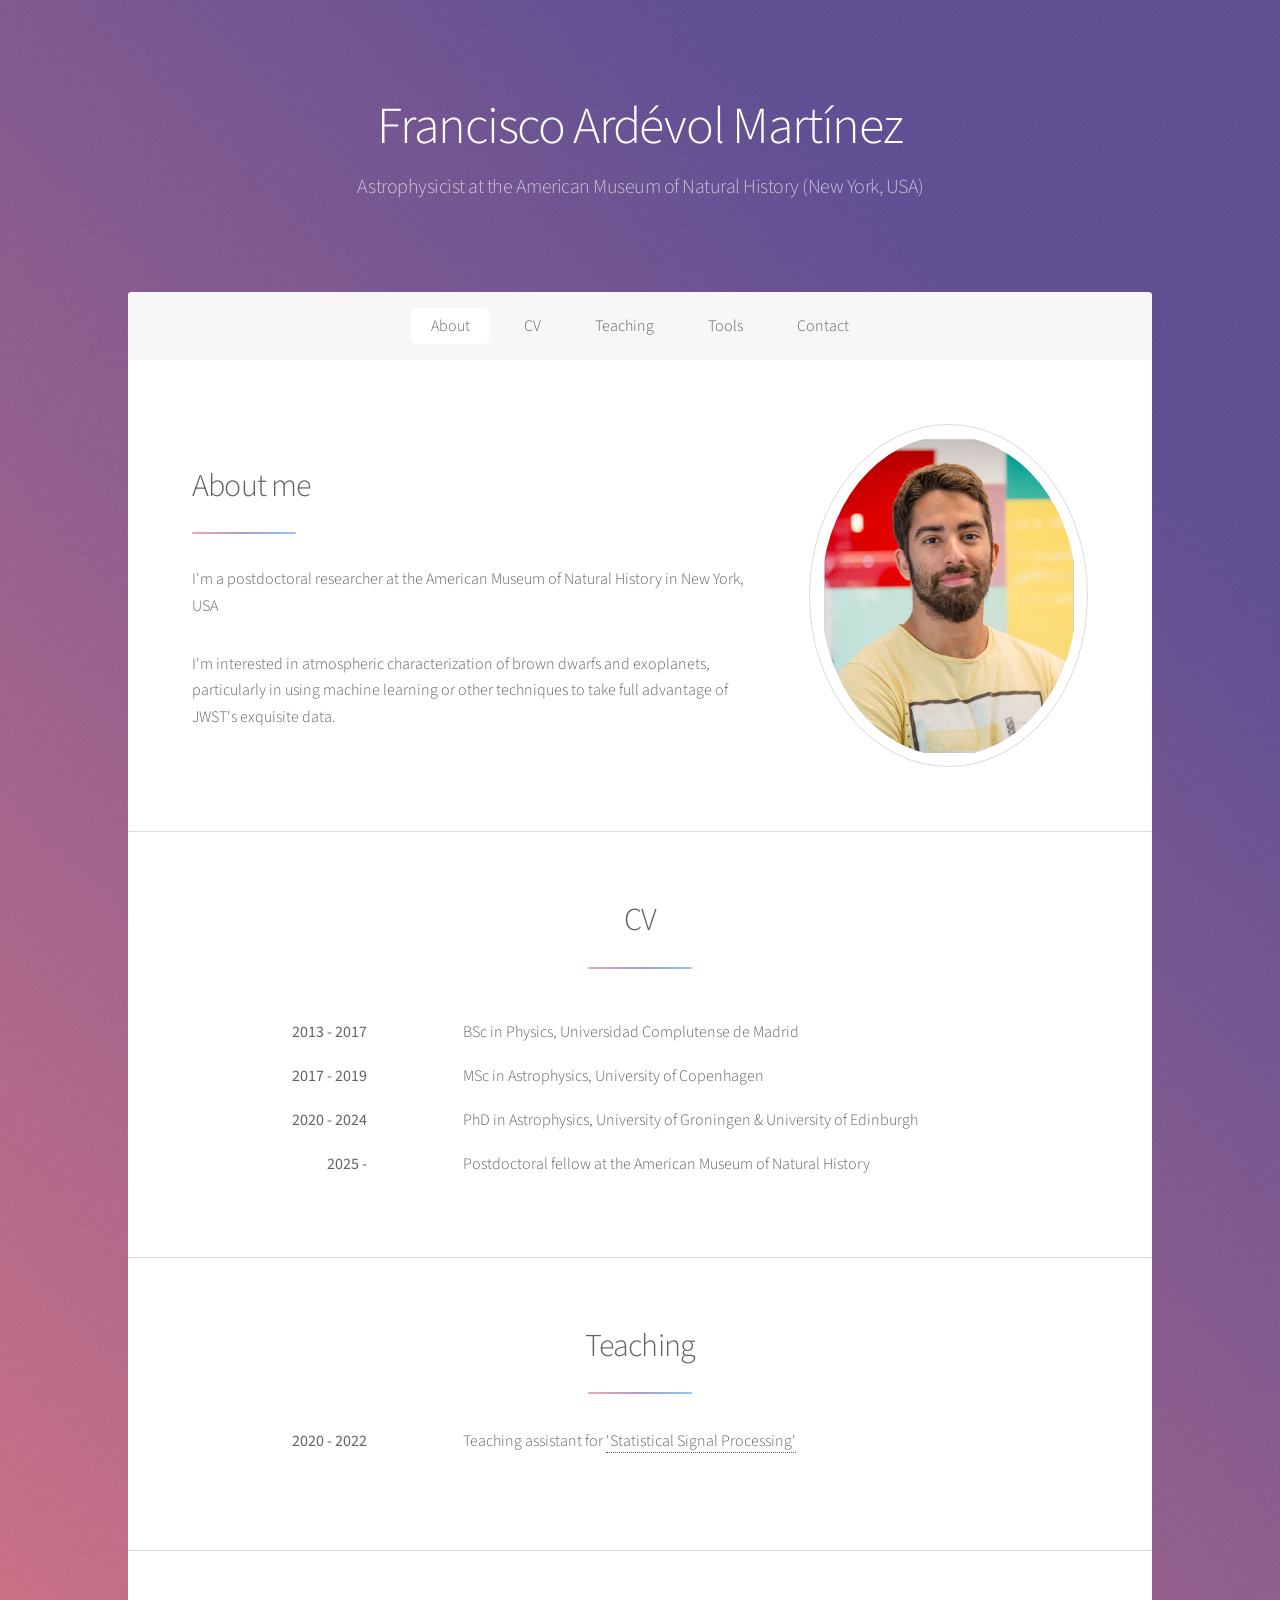
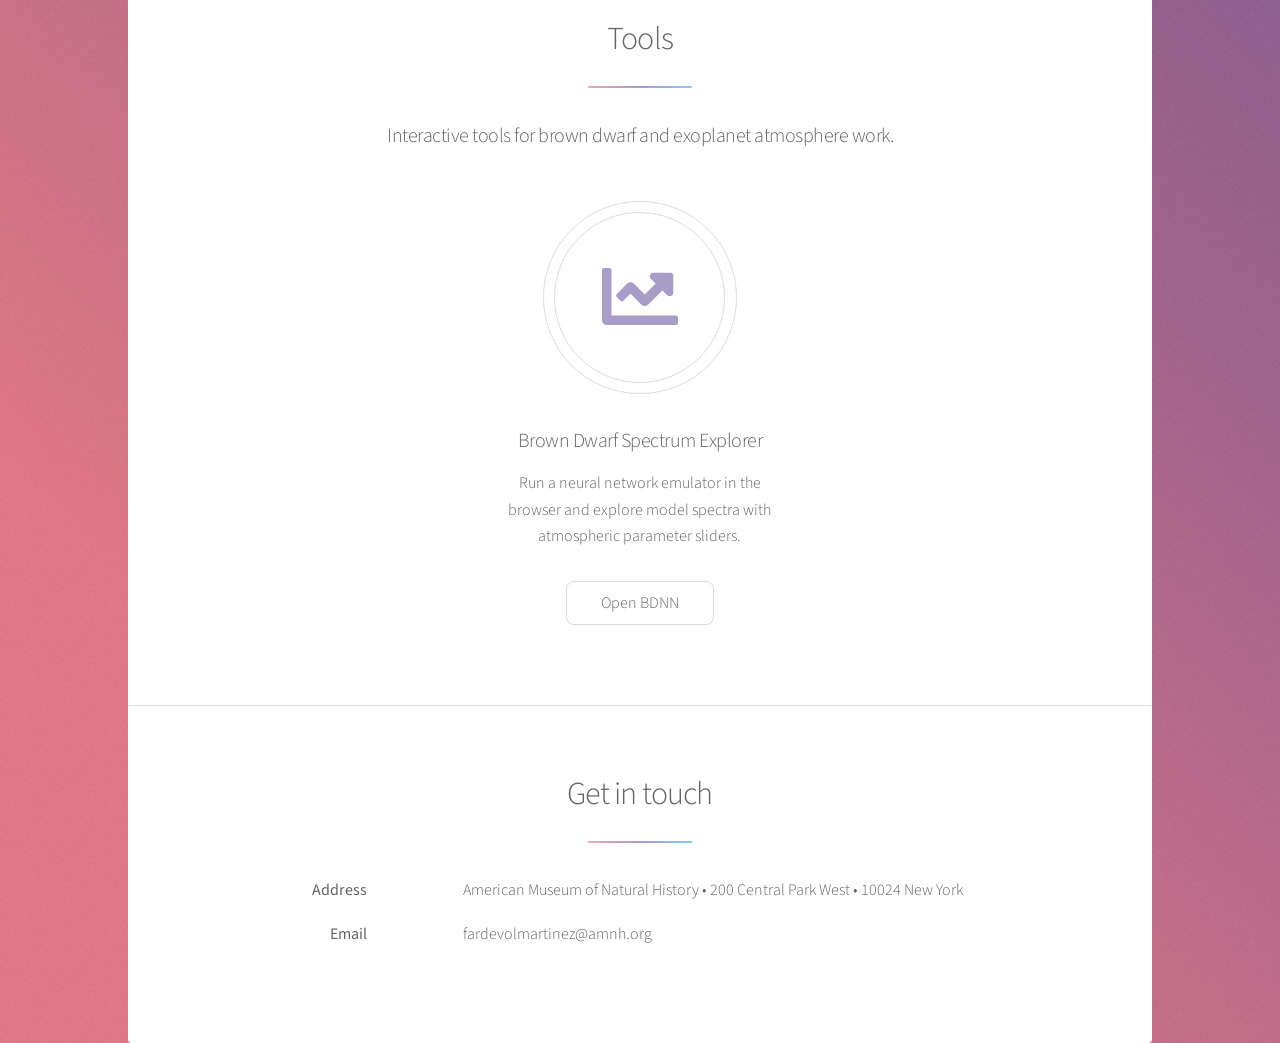
<file: index.html>
<!DOCTYPE HTML>
<!--
	Stellar by HTML5 UP
	html5up.net | @ajlkn
	Free for personal and commercial use under the CCA 3.0 license (html5up.net/license)
-->
<html>
	<head>
		<title>Francisco Ardévol Martínez</title>
		<meta charset="utf-8" />
		<meta name="viewport" content="width=device-width, initial-scale=1, user-scalable=no" />
		<link rel="stylesheet" href="assets/css/main.css" />
		<link rel="canonical" href="https://thisexoplanetdoesnotexist.com/">
		<noscript><link rel="stylesheet" href="assets/css/noscript.css" /></noscript>
	</head>
	<body class="is-preload">

		<!-- Wrapper -->
			<div id="wrapper">

				<!-- Header -->
					<header id="header" class="alt">
						<h1>Francisco Ardévol Martínez</h1>
						<p>Astrophysicist at the American Museum of Natural History (New York, USA)<br />
						</p>
					</header>

				<!-- Nav -->
					<nav id="nav">
						<ul>
							<li><a href="#intro" class="active">About</a></li>
							<li><a href="#first">CV</a></li>
							<li><a href="#second">Teaching</a></li>
							<li><a href="#tools">Tools</a></li>
							<li><a href="#cta">Contact</a></li>
						</ul>
					</nav>

				<!-- Main -->
					<div id="main">

						<!-- Introduction -->
							<section id="intro" class="main">
								<div class="spotlight">
									<div class="content">
										<header class="major">
											<h2>About me</h2>
										</header>
										<p>I'm a postdoctoral researcher at the American Museum of Natural History in New York, USA</p>
										<p> I'm interested in atmospheric characterization of brown dwarfs and exoplanets,
											particularly in using machine learning or other techniques to take full advantage
											of JWST's exquisite data. 
										</p>
									</div>
									<span class="image"><img src="images/me.jpg" alt="Francisco Ardevol Martinez" /></span>
								</div>
							</section>

						<!-- CV -->
							<section id="first" class="main special">
								<header class="major">
									<h2>CV</h2>
								</header>
                                <dl class="alt" align="justify">
											<dt align="center">2013 - 2017</dt>
											<dd align="left">BSc in Physics, Universidad Complutense de Madrid</dd>
											<dt>2017 - 2019</dt>
											<dd align="left">MSc in Astrophysics, University of Copenhagen</dd>
											<dt>2020 - 2024</dt>
											<dd>PhD in Astrophysics, University of Groningen & University of Edinburgh</dd>
											<dt>2025 - </dt>
											<dd>Postdoctoral fellow at the American Museum of Natural History</dd>
										</dl>
							</section>

						<!-- Teaching -->
							<section id="second" class="main special">
								<header class="major">
									<h2>Teaching</h2>
                                    <dl class="alt" align="justify">
											<dt>2020 - 2022</dt>
											<dd align="left">Teaching assistant for <a href="https://www.rug.nl/ocasys/rug/vak/show?code=WMAS011-05">'Statistical Signal Processing'</a></dd>
										</dl>
								</header>
							</section>

						<!-- Tools -->
							<section id="tools" class="main special">
								<header class="major">
									<h2>Tools</h2>
									<p>Interactive tools for brown dwarf and exoplanet atmosphere work.</p>
								</header>
								<ul class="features">
									<li>
										<span class="icon solid major style3 fa-chart-line"></span>
										<h3>Brown Dwarf Spectrum Explorer</h3>
										<p>Run a neural network emulator in the browser and explore model spectra with atmospheric parameter sliders.</p>
										<a href="bdnn/" class="button">Open BDNN</a>
									</li>
								</ul>
							</section>

						<!-- Contact -->
							<section id="cta" class="main special">
								<header class="major">
									<h2>Get in touch</h2>
										<dl class="alt" align="justify">
											<dt align="center">Address</dt>
											<dd align="left">American Museum of Natural History &bull; 200 Central Park West  &bull; 10024 New York</dd>
											<dt>Email</dt>
											<dd>fardevolmartinez@amnh.org</dd>
										</dl>
								</header>
							</section>

					</div>

			

			</div>

		<!-- Scripts -->
			<script src="assets/js/jquery.min.js"></script>
			<script src="assets/js/jquery.scrollex.min.js"></script>
			<script src="assets/js/jquery.scrolly.min.js"></script>
			<script src="assets/js/browser.min.js"></script>
			<script src="assets/js/breakpoints.min.js"></script>
			<script src="assets/js/util.js"></script>
			<script src="assets/js/main.js"></script>

	</body>
</html>
</file>
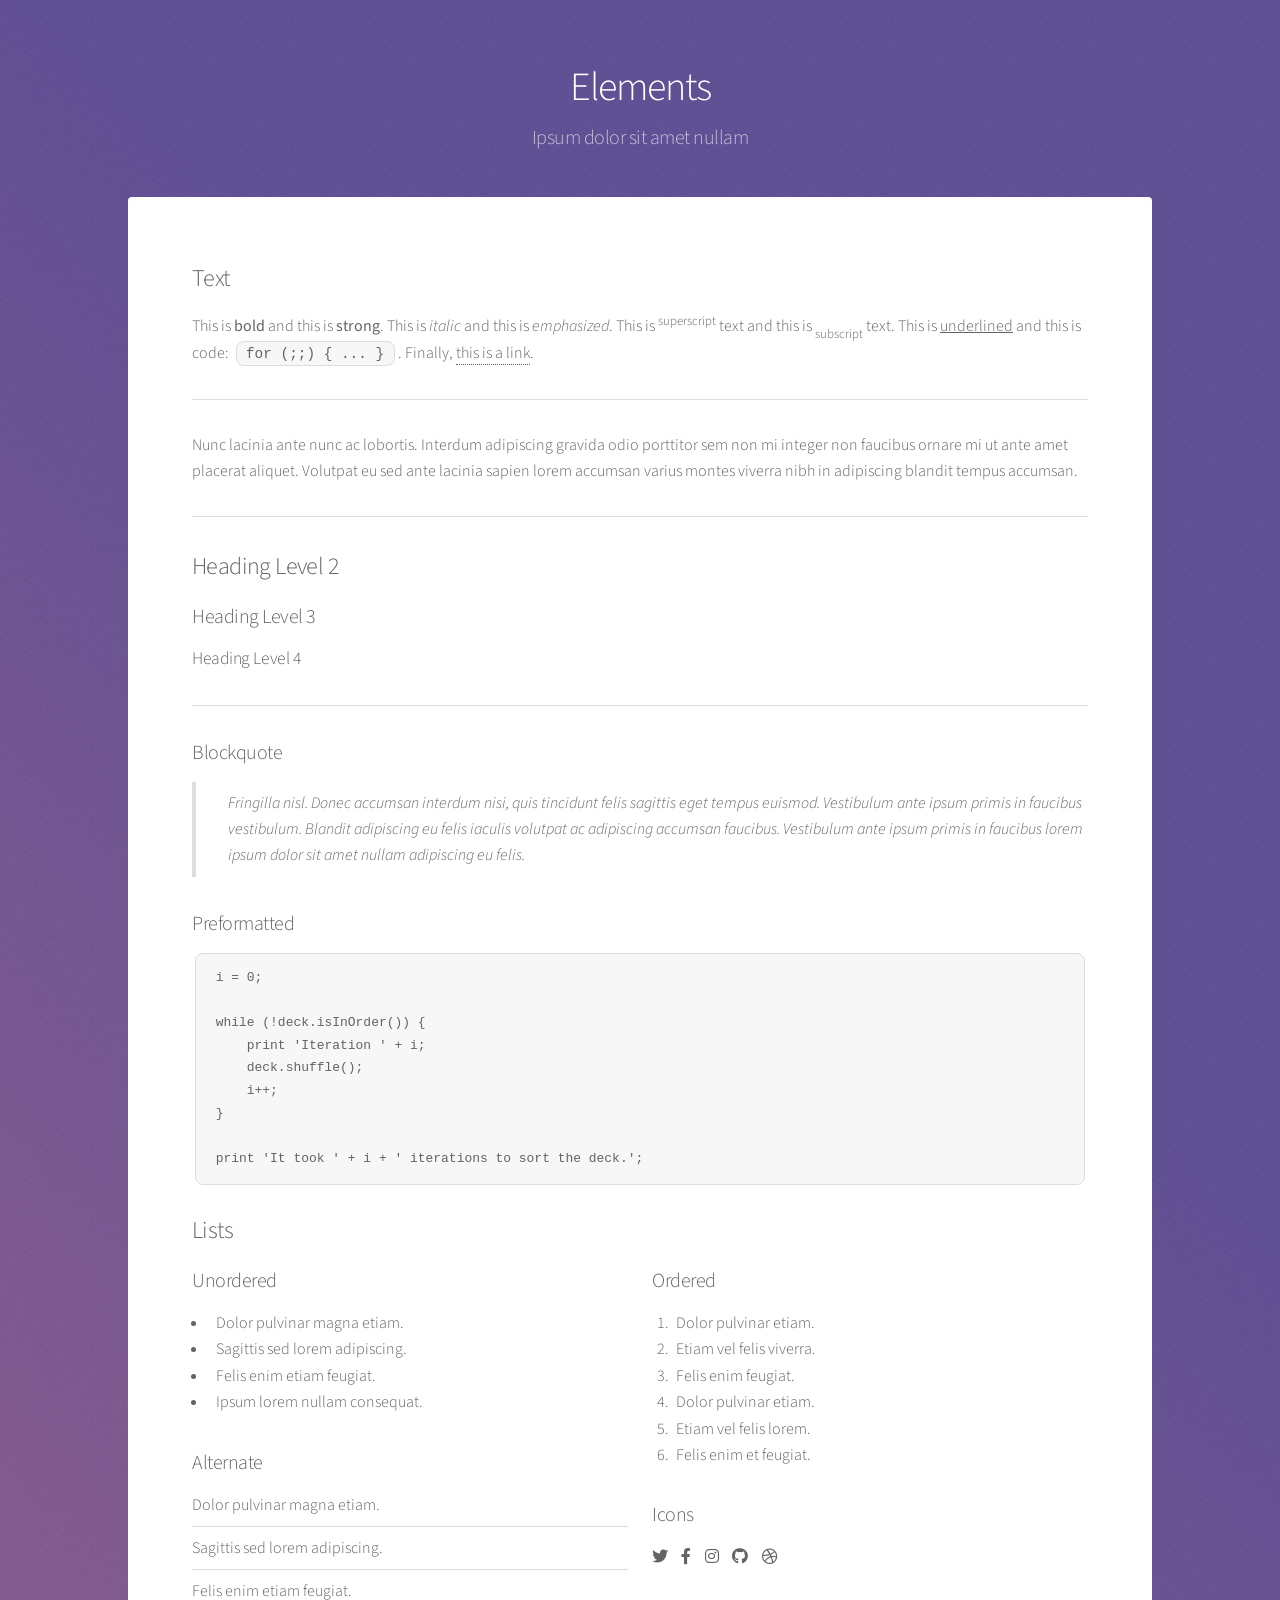
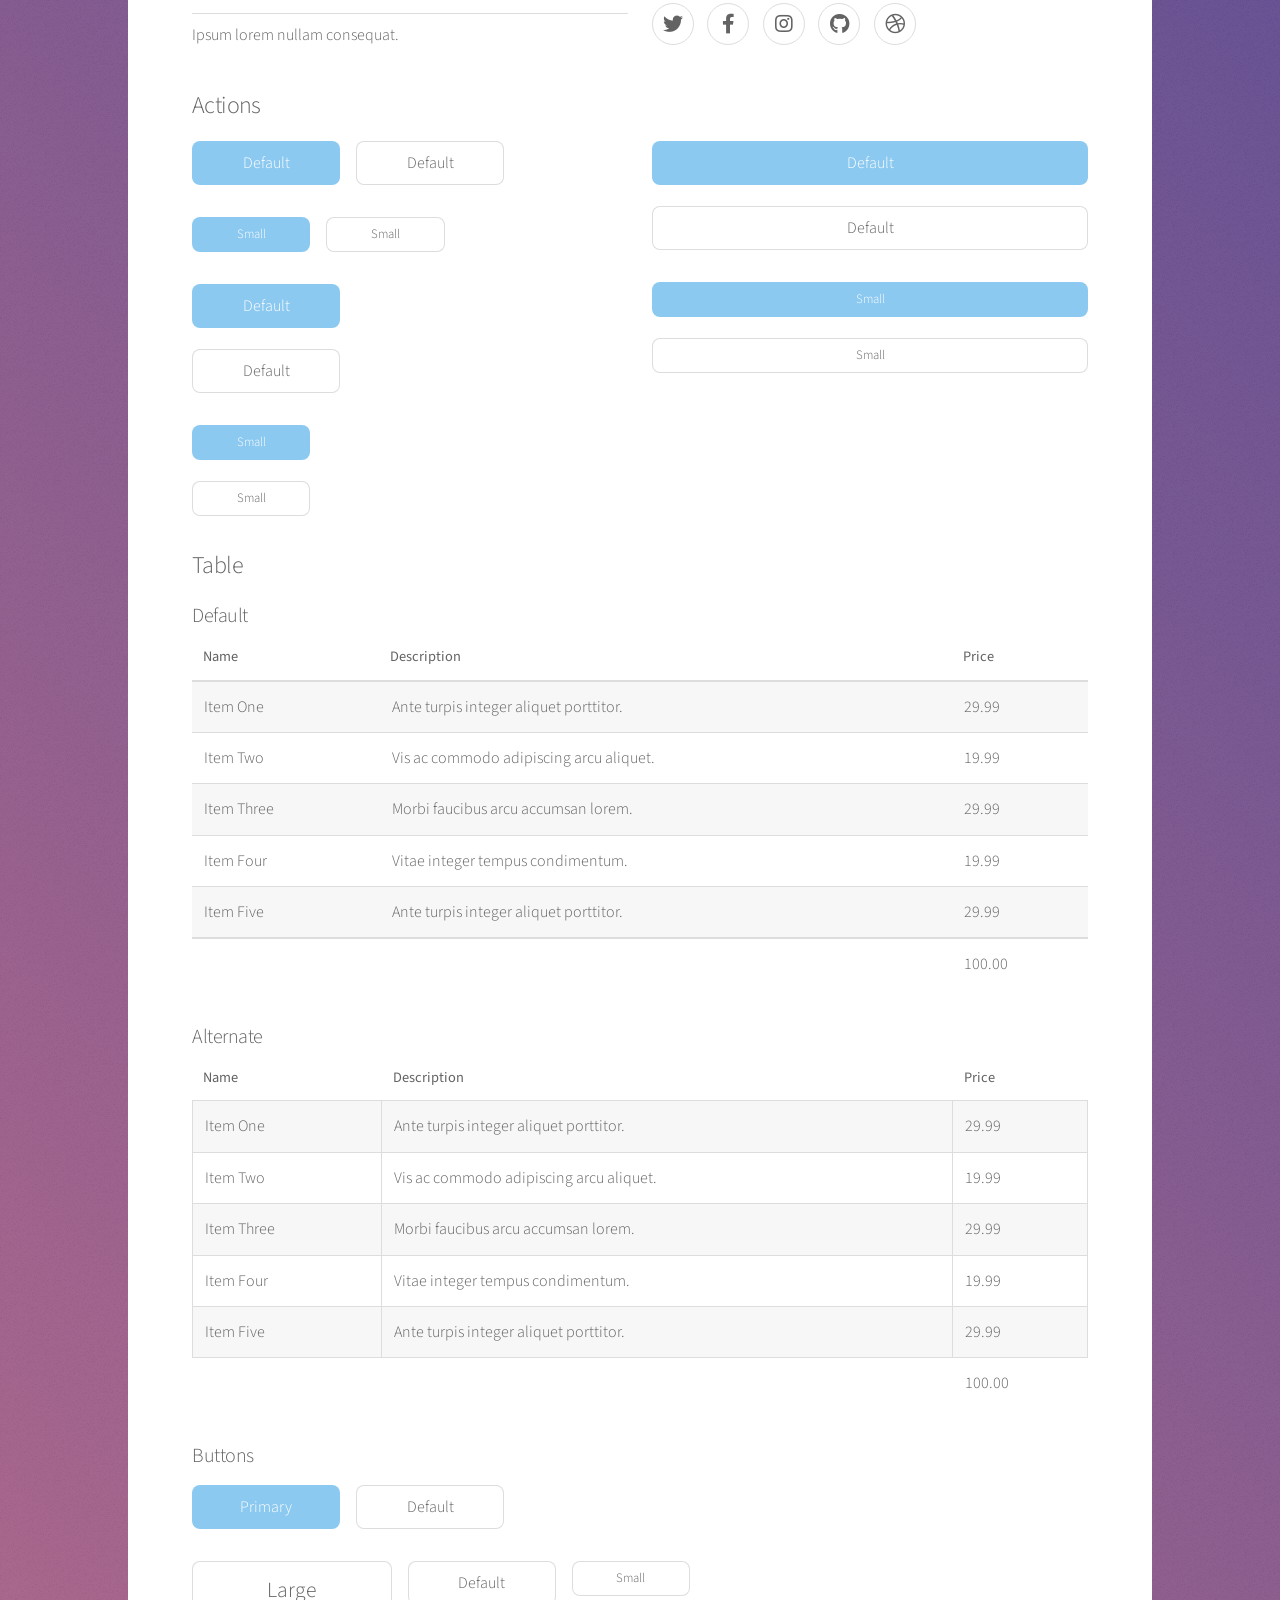
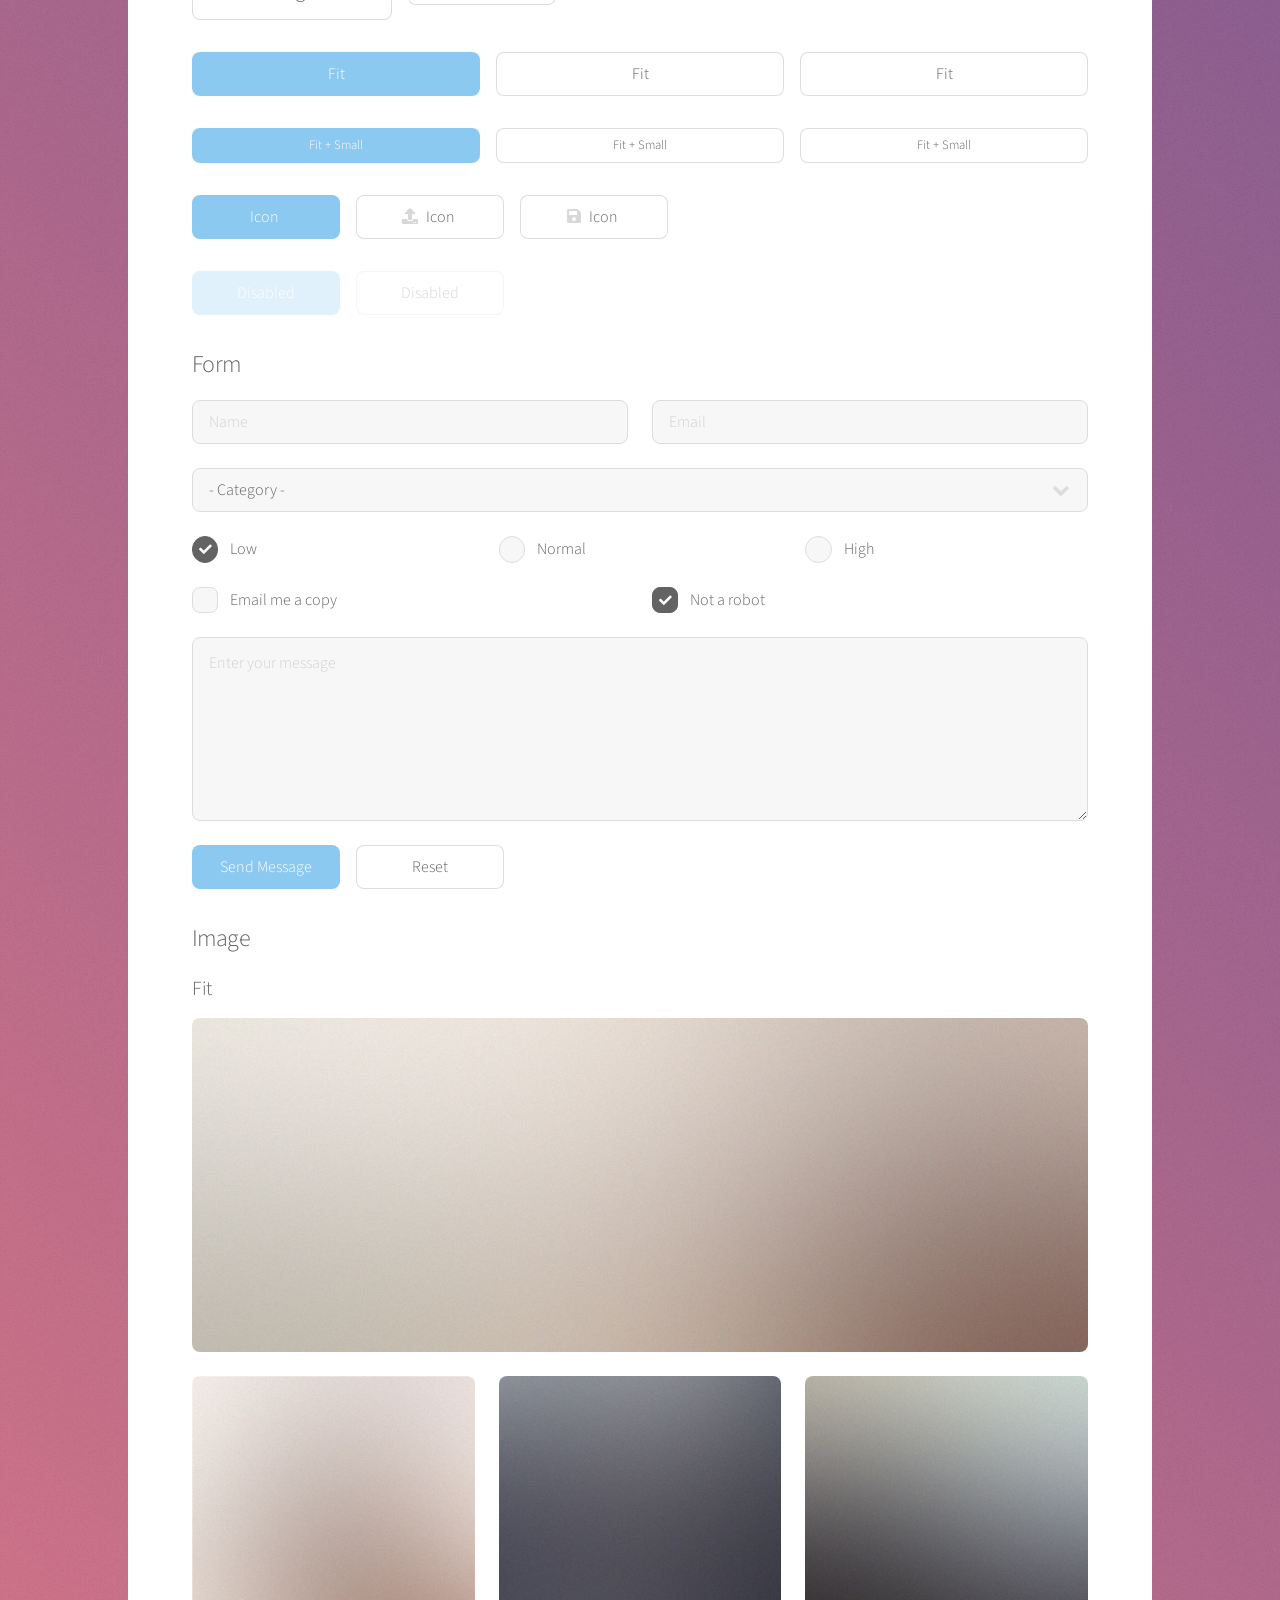
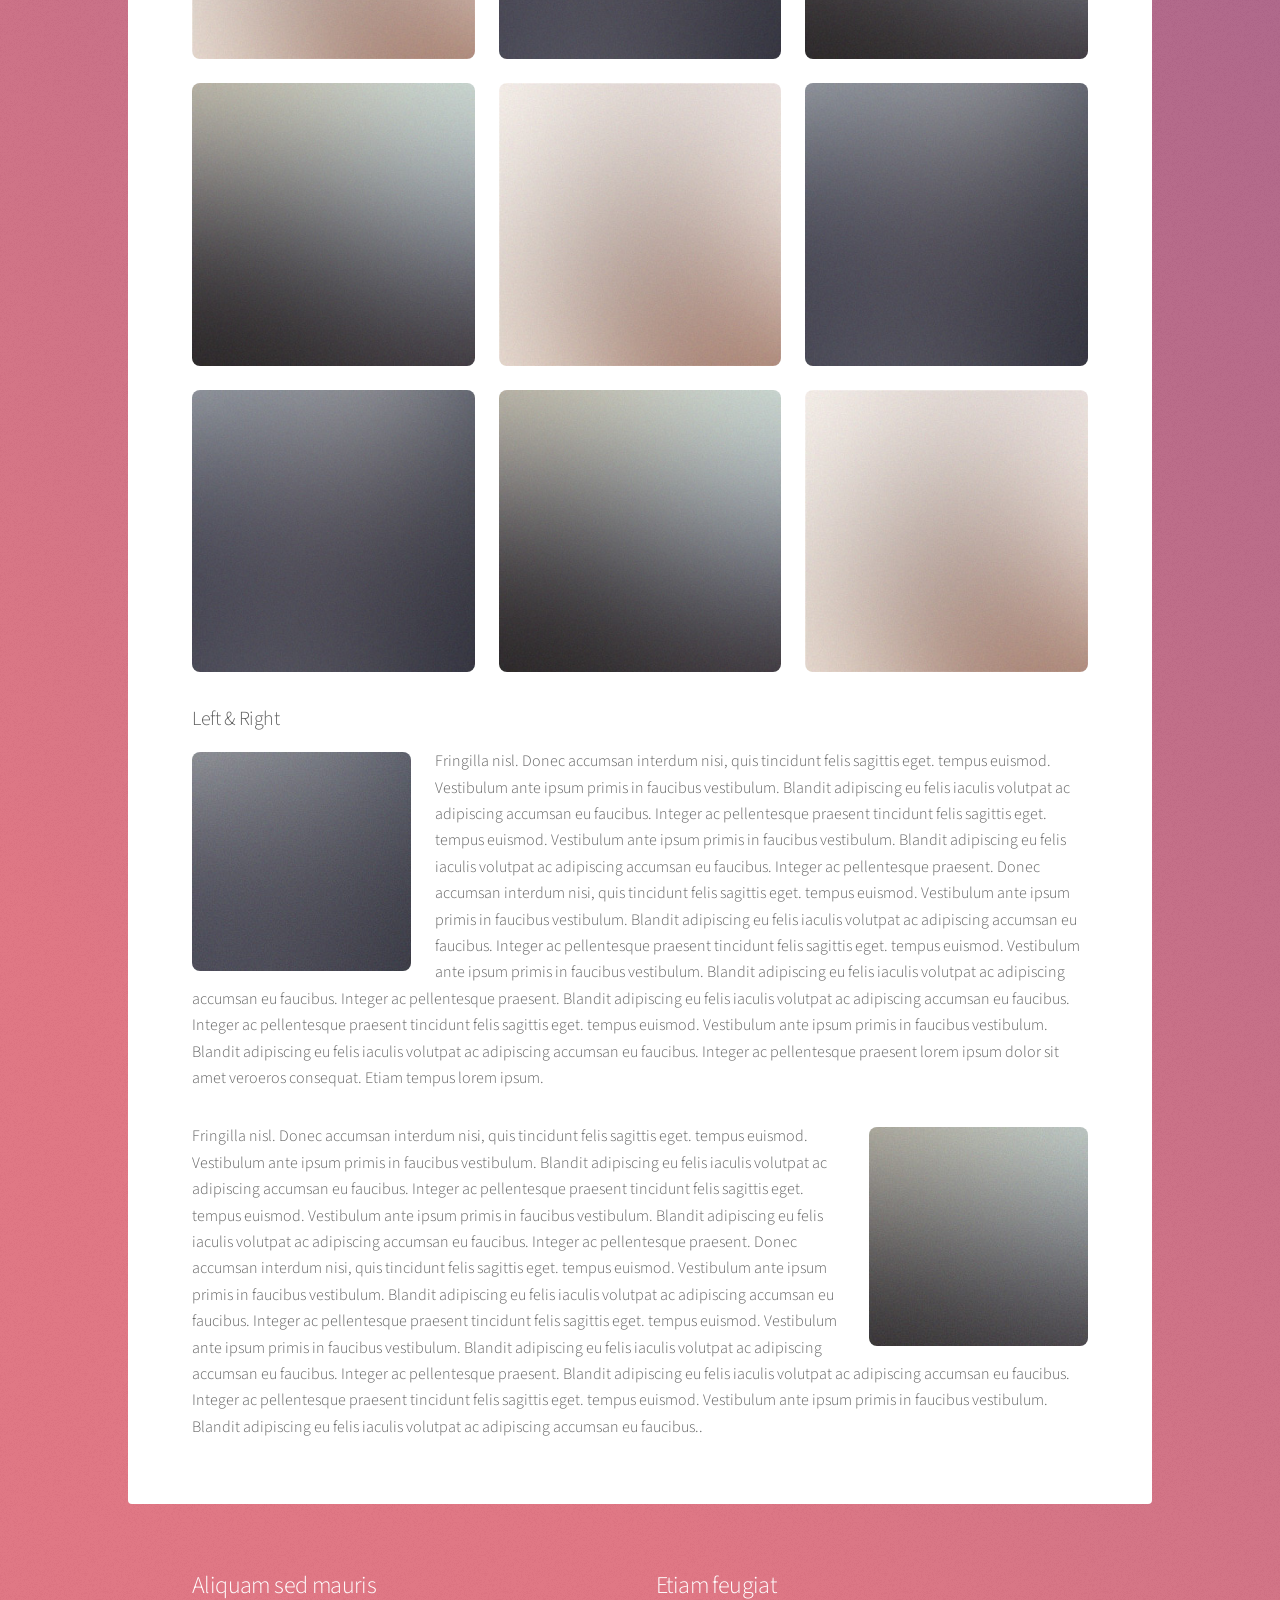
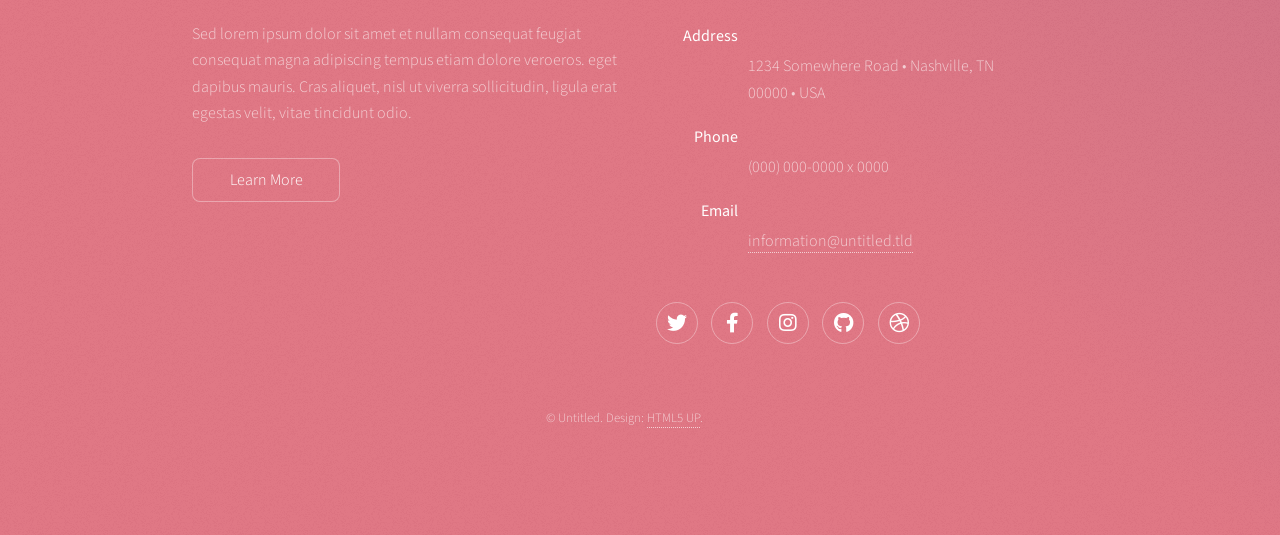
<file: elements.html>
<!DOCTYPE HTML>
<!--
	Stellar by HTML5 UP
	html5up.net | @ajlkn
	Free for personal and commercial use under the CCA 3.0 license (html5up.net/license)
-->
<html>
	<head>
		<title>Elements - Stellar by HTML5 UP</title>
		<meta charset="utf-8" />
		<meta name="viewport" content="width=device-width, initial-scale=1, user-scalable=no" />
		<link rel="stylesheet" href="assets/css/main.css" />
		<noscript><link rel="stylesheet" href="assets/css/noscript.css" /></noscript>
		<link rel="canonical" href="https://thisexoplanetdoesnotexist.com/">
	</head>
	<body class="is-preload">

		<!-- Wrapper -->
			<div id="wrapper">

				<!-- Header -->
					<header id="header">
						<h1>Elements</h1>
						<p>Ipsum dolor sit amet nullam</p>
					</header>

				<!-- Main -->
					<div id="main">

						<!-- Content -->
							<section id="content" class="main">

								<!-- Text -->
									<section>
										<h2>Text</h2>
										<p>This is <b>bold</b> and this is <strong>strong</strong>. This is <i>italic</i> and this is <em>emphasized</em>.
										This is <sup>superscript</sup> text and this is <sub>subscript</sub> text.
										This is <u>underlined</u> and this is code: <code>for (;;) { ... }</code>. Finally, <a href="#">this is a link</a>.</p>
										<hr />
										<p>Nunc lacinia ante nunc ac lobortis. Interdum adipiscing gravida odio porttitor sem non mi integer non faucibus ornare mi ut ante amet placerat aliquet. Volutpat eu sed ante lacinia sapien lorem accumsan varius montes viverra nibh in adipiscing blandit tempus accumsan.</p>
										<hr />
										<h2>Heading Level 2</h2>
										<h3>Heading Level 3</h3>
										<h4>Heading Level 4</h4>
										<hr />
										<h3>Blockquote</h3>
										<blockquote>Fringilla nisl. Donec accumsan interdum nisi, quis tincidunt felis sagittis eget tempus euismod. Vestibulum ante ipsum primis in faucibus vestibulum. Blandit adipiscing eu felis iaculis volutpat ac adipiscing accumsan faucibus. Vestibulum ante ipsum primis in faucibus lorem ipsum dolor sit amet nullam adipiscing eu felis.</blockquote>
										<h3>Preformatted</h3>
										<pre><code>i = 0;

while (!deck.isInOrder()) {
    print 'Iteration ' + i;
    deck.shuffle();
    i++;
}

print 'It took ' + i + ' iterations to sort the deck.';</code></pre>
									</section>

								<!-- Lists -->
									<section>
										<h2>Lists</h2>
										<div class="row">
											<div class="col-6 col-12-medium">
												<h3>Unordered</h3>
												<ul>
													<li>Dolor pulvinar magna etiam.</li>
													<li>Sagittis sed lorem adipiscing.</li>
													<li>Felis enim etiam feugiat.</li>
													<li>Ipsum lorem nullam consequat.</li>
												</ul>
												<h3>Alternate</h3>
												<ul class="alt">
													<li>Dolor pulvinar magna etiam.</li>
													<li>Sagittis sed lorem adipiscing.</li>
													<li>Felis enim etiam feugiat.</li>
													<li>Ipsum lorem nullam consequat.</li>
												</ul>
											</div>
											<div class="col-6 col-12-medium">
												<h3>Ordered</h3>
												<ol>
													<li>Dolor pulvinar etiam.</li>
													<li>Etiam vel felis viverra.</li>
													<li>Felis enim feugiat.</li>
													<li>Dolor pulvinar etiam.</li>
													<li>Etiam vel felis lorem.</li>
													<li>Felis enim et feugiat.</li>
												</ol>
												<h3>Icons</h3>
												<ul class="icons">
													<li><a href="#" class="icon brands fa-twitter"><span class="label">Twitter</span></a></li>
													<li><a href="#" class="icon brands fa-facebook-f"><span class="label">Facebook</span></a></li>
													<li><a href="#" class="icon brands fa-instagram"><span class="label">Instagram</span></a></li>
													<li><a href="#" class="icon brands fa-github"><span class="label">GitHub</span></a></li>
													<li><a href="#" class="icon brands fa-dribbble"><span class="label">Dribbble</span></a></li>
												</ul>
												<ul class="icons">
													<li><a href="#" class="icon brands alt fa-twitter"><span class="label">Twitter</span></a></li>
													<li><a href="#" class="icon brands alt fa-facebook-f"><span class="label">Facebook</span></a></li>
													<li><a href="#" class="icon brands alt fa-instagram"><span class="label">Instagram</span></a></li>
													<li><a href="#" class="icon brands alt fa-github"><span class="label">GitHub</span></a></li>
													<li><a href="#" class="icon brands alt fa-dribbble"><span class="label">Dribbble</span></a></li>
												</ul>
											</div>
										</div>
										<h2>Actions</h2>
										<div class="row">
											<div class="col-6 col-12-medium">
												<ul class="actions">
													<li><a href="#" class="button primary">Default</a></li>
													<li><a href="#" class="button">Default</a></li>
												</ul>
												<ul class="actions small">
													<li><a href="#" class="button primary small">Small</a></li>
													<li><a href="#" class="button small">Small</a></li>
												</ul>
												<ul class="actions stacked">
													<li><a href="#" class="button primary">Default</a></li>
													<li><a href="#" class="button">Default</a></li>
												</ul>
												<ul class="actions stacked">
													<li><a href="#" class="button primary small">Small</a></li>
													<li><a href="#" class="button small">Small</a></li>
												</ul>
											</div>
											<div class="col-6 col-12-medium">
												<ul class="actions stacked">
													<li><a href="#" class="button primary fit">Default</a></li>
													<li><a href="#" class="button fit">Default</a></li>
												</ul>
												<ul class="actions stacked">
													<li><a href="#" class="button primary small fit">Small</a></li>
													<li><a href="#" class="button small fit">Small</a></li>
												</ul>
											</div>
										</div>
									</section>

								<!-- Table -->
									<section>
										<h2>Table</h2>
										<h3>Default</h3>
										<div class="table-wrapper">
											<table>
												<thead>
													<tr>
														<th>Name</th>
														<th>Description</th>
														<th>Price</th>
													</tr>
												</thead>
												<tbody>
													<tr>
														<td>Item One</td>
														<td>Ante turpis integer aliquet porttitor.</td>
														<td>29.99</td>
													</tr>
													<tr>
														<td>Item Two</td>
														<td>Vis ac commodo adipiscing arcu aliquet.</td>
														<td>19.99</td>
													</tr>
													<tr>
														<td>Item Three</td>
														<td> Morbi faucibus arcu accumsan lorem.</td>
														<td>29.99</td>
													</tr>
													<tr>
														<td>Item Four</td>
														<td>Vitae integer tempus condimentum.</td>
														<td>19.99</td>
													</tr>
													<tr>
														<td>Item Five</td>
														<td>Ante turpis integer aliquet porttitor.</td>
														<td>29.99</td>
													</tr>
												</tbody>
												<tfoot>
													<tr>
														<td colspan="2"></td>
														<td>100.00</td>
													</tr>
												</tfoot>
											</table>
										</div>

										<h3>Alternate</h3>
										<div class="table-wrapper">
											<table class="alt">
												<thead>
													<tr>
														<th>Name</th>
														<th>Description</th>
														<th>Price</th>
													</tr>
												</thead>
												<tbody>
													<tr>
														<td>Item One</td>
														<td>Ante turpis integer aliquet porttitor.</td>
														<td>29.99</td>
													</tr>
													<tr>
														<td>Item Two</td>
														<td>Vis ac commodo adipiscing arcu aliquet.</td>
														<td>19.99</td>
													</tr>
													<tr>
														<td>Item Three</td>
														<td> Morbi faucibus arcu accumsan lorem.</td>
														<td>29.99</td>
													</tr>
													<tr>
														<td>Item Four</td>
														<td>Vitae integer tempus condimentum.</td>
														<td>19.99</td>
													</tr>
													<tr>
														<td>Item Five</td>
														<td>Ante turpis integer aliquet porttitor.</td>
														<td>29.99</td>
													</tr>
												</tbody>
												<tfoot>
													<tr>
														<td colspan="2"></td>
														<td>100.00</td>
													</tr>
												</tfoot>
											</table>
										</div>
									</section>

								<!-- Buttons -->
									<section>
										<h3>Buttons</h3>
										<ul class="actions">
											<li><a href="#" class="button primary">Primary</a></li>
											<li><a href="#" class="button">Default</a></li>
										</ul>
										<ul class="actions">
											<li><a href="#" class="button large">Large</a></li>
											<li><a href="#" class="button">Default</a></li>
											<li><a href="#" class="button small">Small</a></li>
										</ul>
										<ul class="actions fit">
											<li><a href="#" class="button primary fit">Fit</a></li>
											<li><a href="#" class="button fit">Fit</a></li>
											<li><a href="#" class="button fit">Fit</a></li>
										</ul>
										<ul class="actions fit small">
											<li><a href="#" class="button primary fit small">Fit + Small</a></li>
											<li><a href="#" class="button fit small">Fit + Small</a></li>
											<li><a href="#" class="button fit small">Fit + Small</a></li>
										</ul>
										<ul class="actions">
											<li><a href="#" class="button primary icon solidfa-download">Icon</a></li>
											<li><a href="#" class="button icon solid fa-upload">Icon</a></li>
											<li><a href="#" class="button icon solid fa-save">Icon</a></li>
										</ul>
										<ul class="actions">
											<li><span class="button primary disabled">Disabled</span></li>
											<li><span class="button disabled">Disabled</span></li>
										</ul>
									</section>

								<!-- Form -->
									<section>
										<h2>Form</h2>
										<form method="post" action="#">
											<div class="row gtr-uniform">
												<div class="col-6 col-12-xsmall">
													<input type="text" name="demo-name" id="demo-name" value="" placeholder="Name" />
												</div>
												<div class="col-6 col-12-xsmall">
													<input type="email" name="demo-email" id="demo-email" value="" placeholder="Email" />
												</div>
												<div class="col-12">
													<select name="demo-category" id="demo-category">
														<option value="">- Category -</option>
														<option value="1">Manufacturing</option>
														<option value="1">Shipping</option>
														<option value="1">Administration</option>
														<option value="1">Human Resources</option>
													</select>
												</div>
												<div class="col-4 col-12-small">
													<input type="radio" id="demo-priority-low" name="demo-priority" checked>
													<label for="demo-priority-low">Low</label>
												</div>
												<div class="col-4 col-12-small">
													<input type="radio" id="demo-priority-normal" name="demo-priority">
													<label for="demo-priority-normal">Normal</label>
												</div>
												<div class="col-4 col-12-small">
													<input type="radio" id="demo-priority-high" name="demo-priority">
													<label for="demo-priority-high">High</label>
												</div>
												<div class="col-6 col-12-small">
													<input type="checkbox" id="demo-copy" name="demo-copy">
													<label for="demo-copy">Email me a copy</label>
												</div>
												<div class="col-6 col-12-small">
													<input type="checkbox" id="demo-human" name="demo-human" checked>
													<label for="demo-human">Not a robot</label>
												</div>
												<div class="col-12">
													<textarea name="demo-message" id="demo-message" placeholder="Enter your message" rows="6"></textarea>
												</div>
												<div class="col-12">
													<ul class="actions">
														<li><input type="submit" value="Send Message" class="primary" /></li>
														<li><input type="reset" value="Reset" /></li>
													</ul>
												</div>
											</div>
										</form>
									</section>

								<!-- Image -->
									<section>
										<h2>Image</h2>
										<h3>Fit</h3>
										<div class="box alt">
											<div class="row gtr-uniform">
												<div class="col-12"><span class="image fit"><img src="images/pic04.jpg" alt="" /></span></div>
												<div class="col-4"><span class="image fit"><img src="images/pic01.jpg" alt="" /></span></div>
												<div class="col-4"><span class="image fit"><img src="images/pic02.jpg" alt="" /></span></div>
												<div class="col-4"><span class="image fit"><img src="images/pic03.jpg" alt="" /></span></div>
												<div class="col-4"><span class="image fit"><img src="images/pic03.jpg" alt="" /></span></div>
												<div class="col-4"><span class="image fit"><img src="images/pic01.jpg" alt="" /></span></div>
												<div class="col-4"><span class="image fit"><img src="images/pic02.jpg" alt="" /></span></div>
												<div class="col-4"><span class="image fit"><img src="images/pic02.jpg" alt="" /></span></div>
												<div class="col-4"><span class="image fit"><img src="images/pic03.jpg" alt="" /></span></div>
												<div class="col-4"><span class="image fit"><img src="images/pic01.jpg" alt="" /></span></div>
											</div>
										</div>
										<h3>Left &amp; Right</h3>
										<p><span class="image left"><img src="images/pic05.jpg" alt="" /></span>Fringilla nisl. Donec accumsan interdum nisi, quis tincidunt felis sagittis eget. tempus euismod. Vestibulum ante ipsum primis in faucibus vestibulum. Blandit adipiscing eu felis iaculis volutpat ac adipiscing accumsan eu faucibus. Integer ac pellentesque praesent tincidunt felis sagittis eget. tempus euismod. Vestibulum ante ipsum primis in faucibus vestibulum. Blandit adipiscing eu felis iaculis volutpat ac adipiscing accumsan eu faucibus. Integer ac pellentesque praesent. Donec accumsan interdum nisi, quis tincidunt felis sagittis eget. tempus euismod. Vestibulum ante ipsum primis in faucibus vestibulum. Blandit adipiscing eu felis iaculis volutpat ac adipiscing accumsan eu faucibus. Integer ac pellentesque praesent tincidunt felis sagittis eget. tempus euismod. Vestibulum ante ipsum primis in faucibus vestibulum. Blandit adipiscing eu felis iaculis volutpat ac adipiscing accumsan eu faucibus. Integer ac pellentesque praesent. Blandit adipiscing eu felis iaculis volutpat ac adipiscing accumsan eu faucibus. Integer ac pellentesque praesent tincidunt felis sagittis eget. tempus euismod. Vestibulum ante ipsum primis in faucibus vestibulum. Blandit adipiscing eu felis iaculis volutpat ac adipiscing accumsan eu faucibus. Integer ac pellentesque praesent lorem ipsum dolor sit amet veroeros consequat. Etiam tempus lorem ipsum.</p>
										<p><span class="image right"><img src="images/pic06.jpg" alt="" /></span>Fringilla nisl. Donec accumsan interdum nisi, quis tincidunt felis sagittis eget. tempus euismod. Vestibulum ante ipsum primis in faucibus vestibulum. Blandit adipiscing eu felis iaculis volutpat ac adipiscing accumsan eu faucibus. Integer ac pellentesque praesent tincidunt felis sagittis eget. tempus euismod. Vestibulum ante ipsum primis in faucibus vestibulum. Blandit adipiscing eu felis iaculis volutpat ac adipiscing accumsan eu faucibus. Integer ac pellentesque praesent. Donec accumsan interdum nisi, quis tincidunt felis sagittis eget. tempus euismod. Vestibulum ante ipsum primis in faucibus vestibulum. Blandit adipiscing eu felis iaculis volutpat ac adipiscing accumsan eu faucibus. Integer ac pellentesque praesent tincidunt felis sagittis eget. tempus euismod. Vestibulum ante ipsum primis in faucibus vestibulum. Blandit adipiscing eu felis iaculis volutpat ac adipiscing accumsan eu faucibus. Integer ac pellentesque praesent. Blandit adipiscing eu felis iaculis volutpat ac adipiscing accumsan eu faucibus. Integer ac pellentesque praesent tincidunt felis sagittis eget. tempus euismod. Vestibulum ante ipsum primis in faucibus vestibulum. Blandit adipiscing eu felis iaculis volutpat ac adipiscing accumsan eu faucibus..</p>
									</section>

							</section>

					</div>

				<!-- Footer -->
					<footer id="footer">
						<section>
							<h2>Aliquam sed mauris</h2>
							<p>Sed lorem ipsum dolor sit amet et nullam consequat feugiat consequat magna adipiscing tempus etiam dolore veroeros. eget dapibus mauris. Cras aliquet, nisl ut viverra sollicitudin, ligula erat egestas velit, vitae tincidunt odio.</p>
							<ul class="actions">
								<li><a href="#" class="button">Learn More</a></li>
							</ul>
						</section>
						<section>
							<h2>Etiam feugiat</h2>
							<dl class="alt">
								<dt>Address</dt>
								<dd>1234 Somewhere Road &bull; Nashville, TN 00000 &bull; USA</dd>
								<dt>Phone</dt>
								<dd>(000) 000-0000 x 0000</dd>
								<dt>Email</dt>
								<dd><a href="#">information@untitled.tld</a></dd>
							</dl>
							<ul class="icons">
								<li><a href="#" class="icon brands fa-twitter alt"><span class="label">Twitter</span></a></li>
								<li><a href="#" class="icon brands fa-facebook-f alt"><span class="label">Facebook</span></a></li>
								<li><a href="#" class="icon brands fa-instagram alt"><span class="label">Instagram</span></a></li>
								<li><a href="#" class="icon brands fa-github alt"><span class="label">GitHub</span></a></li>
								<li><a href="#" class="icon brands fa-dribbble alt"><span class="label">Dribbble</span></a></li>
							</ul>
						</section>
						<p class="copyright">&copy; Untitled. Design: <a href="https://html5up.net">HTML5 UP</a>.</p>
					</footer>

			</div>

		<!-- Scripts -->
			<script src="assets/js/jquery.min.js"></script>
			<script src="assets/js/jquery.scrollex.min.js"></script>
			<script src="assets/js/jquery.scrolly.min.js"></script>
			<script src="assets/js/browser.min.js"></script>
			<script src="assets/js/breakpoints.min.js"></script>
			<script src="assets/js/util.js"></script>
			<script src="assets/js/main.js"></script>

	</body>
</html>
</file>
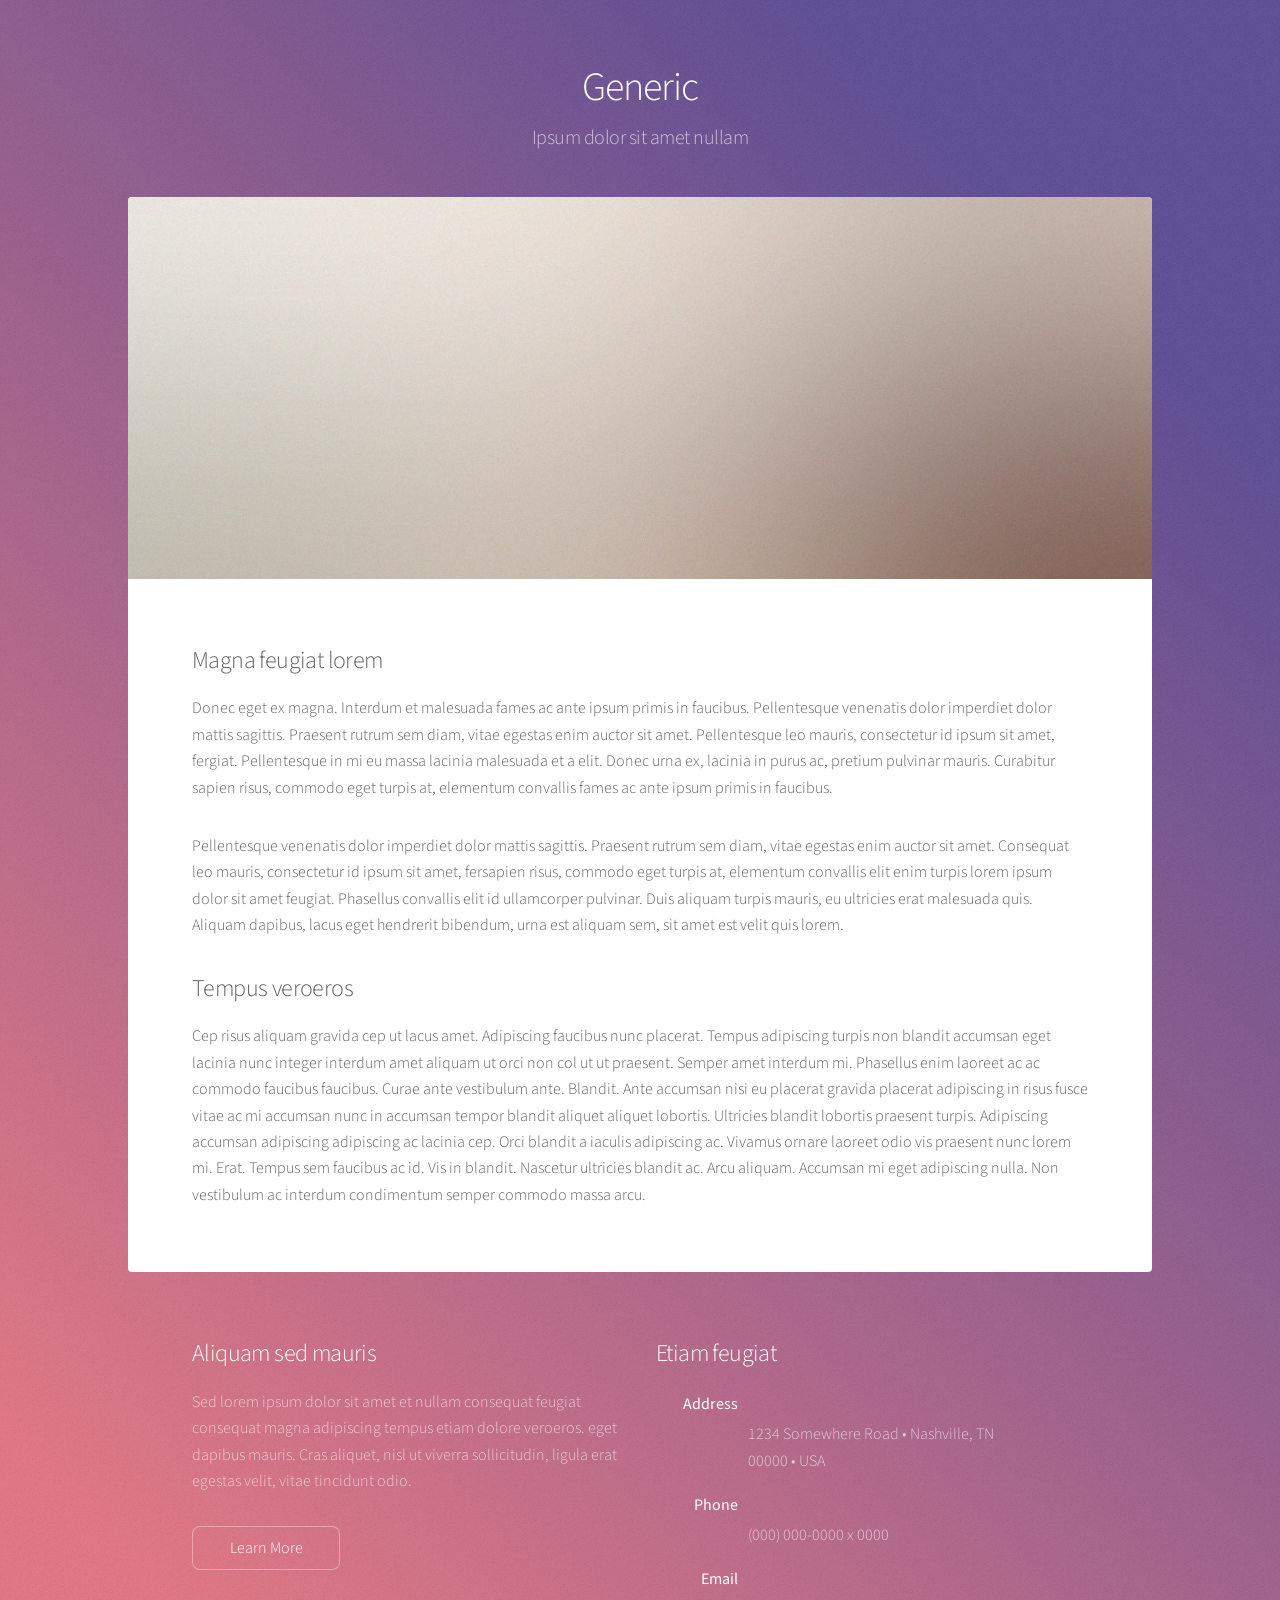
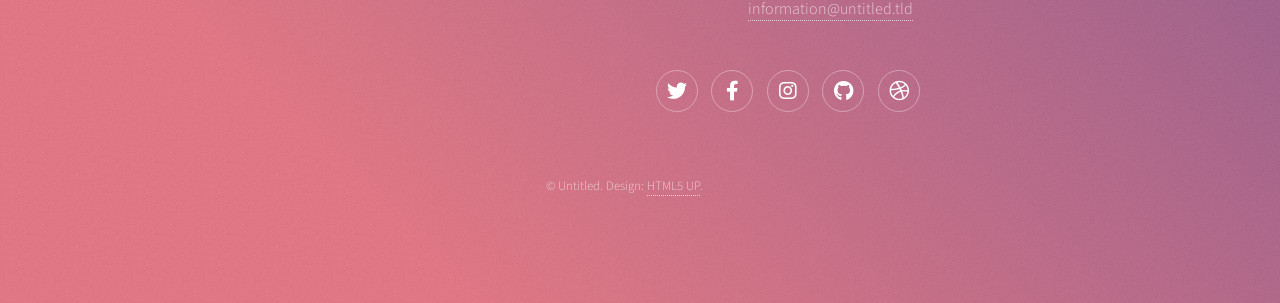
<file: generic.html>
<!DOCTYPE HTML>
<!--
	Stellar by HTML5 UP
	html5up.net | @ajlkn
	Free for personal and commercial use under the CCA 3.0 license (html5up.net/license)
-->
<html>
	<head>
		<title>Generic - Stellar by HTML5 UP</title>
		<meta charset="utf-8" />
		<meta name="viewport" content="width=device-width, initial-scale=1, user-scalable=no" />
		<link rel="stylesheet" href="assets/css/main.css" />
		<link rel="canonical" href="https://thisexoplanetdoesnotexist.com/">
		<noscript><link rel="stylesheet" href="assets/css/noscript.css" /></noscript>
	</head>
	<body class="is-preload">

		<!-- Wrapper -->
			<div id="wrapper">

				<!-- Header -->
					<header id="header">
						<h1>Generic</h1>
						<p>Ipsum dolor sit amet nullam</p>
					</header>

				<!-- Main -->
					<div id="main">

						<!-- Content -->
							<section id="content" class="main">
								<span class="image main"><img src="images/pic04.jpg" alt="" /></span>
								<h2>Magna feugiat lorem</h2>
								<p>Donec eget ex magna. Interdum et malesuada fames ac ante ipsum primis in faucibus. Pellentesque venenatis dolor imperdiet dolor mattis sagittis. Praesent rutrum sem diam, vitae egestas enim auctor sit amet. Pellentesque leo mauris, consectetur id ipsum sit amet, fergiat. Pellentesque in mi eu massa lacinia malesuada et a elit. Donec urna ex, lacinia in purus ac, pretium pulvinar mauris. Curabitur sapien risus, commodo eget turpis at, elementum convallis fames ac ante ipsum primis in faucibus.</p>
								<p>Pellentesque venenatis dolor imperdiet dolor mattis sagittis. Praesent rutrum sem diam, vitae egestas enim auctor sit amet. Consequat leo mauris, consectetur id ipsum sit amet, fersapien risus, commodo eget turpis at, elementum convallis elit enim turpis lorem ipsum dolor sit amet feugiat. Phasellus convallis elit id ullamcorper pulvinar. Duis aliquam turpis mauris, eu ultricies erat malesuada quis. Aliquam dapibus, lacus eget hendrerit bibendum, urna est aliquam sem, sit amet est velit quis lorem.</p>
								<h2>Tempus veroeros</h2>
								<p>Cep risus aliquam gravida cep ut lacus amet. Adipiscing faucibus nunc placerat. Tempus adipiscing turpis non blandit accumsan eget lacinia nunc integer interdum amet aliquam ut orci non col ut ut praesent. Semper amet interdum mi. Phasellus enim laoreet ac ac commodo faucibus faucibus. Curae ante vestibulum ante. Blandit. Ante accumsan nisi eu placerat gravida placerat adipiscing in risus fusce vitae ac mi accumsan nunc in accumsan tempor blandit aliquet aliquet lobortis. Ultricies blandit lobortis praesent turpis. Adipiscing accumsan adipiscing adipiscing ac lacinia cep. Orci blandit a iaculis adipiscing ac. Vivamus ornare laoreet odio vis praesent nunc lorem mi. Erat. Tempus sem faucibus ac id. Vis in blandit. Nascetur ultricies blandit ac. Arcu aliquam. Accumsan mi eget adipiscing nulla. Non vestibulum ac interdum condimentum semper commodo massa arcu.</p>
							</section>

					</div>

				<!-- Footer -->
					<footer id="footer">
						<section>
							<h2>Aliquam sed mauris</h2>
							<p>Sed lorem ipsum dolor sit amet et nullam consequat feugiat consequat magna adipiscing tempus etiam dolore veroeros. eget dapibus mauris. Cras aliquet, nisl ut viverra sollicitudin, ligula erat egestas velit, vitae tincidunt odio.</p>
							<ul class="actions">
								<li><a href="#" class="button">Learn More</a></li>
							</ul>
						</section>
						<section>
							<h2>Etiam feugiat</h2>
							<dl class="alt">
								<dt>Address</dt>
								<dd>1234 Somewhere Road &bull; Nashville, TN 00000 &bull; USA</dd>
								<dt>Phone</dt>
								<dd>(000) 000-0000 x 0000</dd>
								<dt>Email</dt>
								<dd><a href="#">information@untitled.tld</a></dd>
							</dl>
							<ul class="icons">
								<li><a href="#" class="icon brands fa-twitter alt"><span class="label">Twitter</span></a></li>
								<li><a href="#" class="icon brands fa-facebook-f alt"><span class="label">Facebook</span></a></li>
								<li><a href="#" class="icon brands fa-instagram alt"><span class="label">Instagram</span></a></li>
								<li><a href="#" class="icon brands fa-github alt"><span class="label">GitHub</span></a></li>
								<li><a href="#" class="icon brands fa-dribbble alt"><span class="label">Dribbble</span></a></li>
							</ul>
						</section>
						<p class="copyright">&copy; Untitled. Design: <a href="https://html5up.net">HTML5 UP</a>.</p>
					</footer>

			</div>

		<!-- Scripts -->
			<script src="assets/js/jquery.min.js"></script>
			<script src="assets/js/jquery.scrollex.min.js"></script>
			<script src="assets/js/jquery.scrolly.min.js"></script>
			<script src="assets/js/browser.min.js"></script>
			<script src="assets/js/breakpoints.min.js"></script>
			<script src="assets/js/util.js"></script>
			<script src="assets/js/main.js"></script>

	</body>
</html>
</file>
<file: assets/css/noscript.css>
/*
	Stellar by HTML5 UP
	html5up.net | @ajlkn
	Free for personal and commercial use under the CCA 3.0 license (html5up.net/license)
*/

/* Header */

	body.is-preload #header.alt > * {
		opacity: 1;
	}

	body.is-preload #header.alt .logo {
		-moz-transform: none;
		-webkit-transform: none;
		-ms-transform: none;
		transform: none;
	}
</file>
<file: assets/css/main.css>
@import url(fontawesome-all.min.css);
@import 'https://fonts.googleapis.com/css?family=Source+Sans+Pro:300,400';

/*
	Stellar by HTML5 UP
	html5up.net | @ajlkn
	Free for personal and commercial use under the CCA 3.0 license (html5up.net/license)
*/

html, body, div, span, applet, object,
iframe, h1, h2, h3, h4, h5, h6, p, blockquote,
pre, a, abbr, acronym, address, big, cite,
code, del, dfn, em, img, ins, kbd, q, s, samp,
small, strike, strong, sub, sup, tt, var, b,
u, i, center, dl, dt, dd, ol, ul, li, fieldset,
form, label, legend, table, caption, tbody,
tfoot, thead, tr, th, td, article, aside,
canvas, details, embed, figure, figcaption,
footer, header, hgroup, menu, nav, output, ruby,
section, summary, time, mark, audio, video {
	margin: 0;
	padding: 0;
	border: 0;
	font-size: 100%;
	font: inherit;
	vertical-align: baseline;}

article, aside, details, figcaption, figure,
footer, header, hgroup, menu, nav, section {
	display: block;}

body {
	line-height: 1;
}

ol, ul {
	list-style: none;
}

blockquote, q {
	quotes: none;
}

	blockquote:before, blockquote:after, q:before, q:after {
		content: '';
		content: none;
	}

table {
	border-collapse: collapse;
	border-spacing: 0;
}

body {
	-webkit-text-size-adjust: none;
}

.inline-block {
    display: inline-block;
    max-width: 18%;
    margin: 0 0%;
}

mark {
	background-color: transparent;
	color: inherit;
}

dl {
    display: flex;
    flex-flow:row wrap;
    margin-left: 120px;
  }
dt {
    flex-basis: 20%;
    padding: 2px 4px;
    text-align: right;
    margin-right: 120px;
  }
.dl-horizontal dd {
    margin-left: -180px;
  }
dd {
    flex-basis:60%;
    flex-grow: 0;
    padding: 2px 4px;
    text-align: left;
  }

input::-moz-focus-inner {
	border: 0;
	padding: 0;
}

input, select, textarea {
	-moz-appearance: none;
	-webkit-appearance: none;
	-ms-appearance: none;
	appearance: none;
}

/* Basic */

	@-ms-viewport {
		width: device-width;
	}

	body {
		-ms-overflow-style: scrollbar;
	}

	@media screen and (max-width: 480px) {

		html, body {
			min-width: 320px;
		}

	}

	html {
		box-sizing: border-box;
	}

	*, *:before, *:after {
		box-sizing: inherit;
	}

	body {
		background-color: #935d8c;
		background-image: url("images/overlay.png"), -moz-linear-gradient(45deg, #e37682 15%, #5f4d93 85%);
		background-image: url("images/overlay.png"), -webkit-linear-gradient(45deg, #e37682 15%, #5f4d93 85%);
		background-image: url("images/overlay.png"), -ms-linear-gradient(45deg, #e37682 15%, #5f4d93 85%);
		background-image: url("images/overlay.png"), linear-gradient(45deg, #e37682 15%, #5f4d93 85%);
	}

		body.is-preload *, body.is-preload *:before, body.is-preload *:after {
			-moz-animation: none !important;
			-webkit-animation: none !important;
			-ms-animation: none !important;
			animation: none !important;
			-moz-transition: none !important;
			-webkit-transition: none !important;
			-ms-transition: none !important;
			transition: none !important;
		}

/* Type */

	body {
		background-color: #935d8c;
		color: rgba(255, 255, 255, 0.65);
	}

	body, input, select, textarea {
		font-family: "Source Sans Pro", Helvetica, sans-serif;
		font-size: 17pt;
		font-weight: 300;
		line-height: 1.65;
	}

		@media screen and (max-width: 1680px) {

			body, input, select, textarea {
				font-size: 14pt;
			}

		}

		@media screen and (max-width: 1280px) {

			body, input, select, textarea {
				font-size: 12pt;
			}

		}

		@media screen and (max-width: 360px) {

			body, input, select, textarea {
				font-size: 11pt;
			}

		}

	a {
		-moz-transition: color 0.2s ease, border-bottom 0.2s ease;
		-webkit-transition: color 0.2s ease, border-bottom 0.2s ease;
		-ms-transition: color 0.2s ease, border-bottom 0.2s ease;
		transition: color 0.2s ease, border-bottom 0.2s ease;
		text-decoration: none;
		border-bottom: dotted 1px;
		color: inherit;
	}

		a:hover {
			border-bottom-color: transparent;
		}

	strong, b {
		font-weight: 400;
	}

	em, i {
		font-style: italic;
	}

	p {
		margin: 0 0 2em 0;
	}

		p.content {
			-moz-columns: 20em 2;
			-webkit-columns: 20em 2;
			-ms-columns: 20em 2;
			columns: 20em 2;
			-moz-column-gap: 2em;
			-webkit-column-gap: 2em;
			-ms-column-gap: 2em;
			column-gap: 2em;
			text-align: justify;
		}

	h1, h2, h3, h4, h5, h6 {
		font-weight: 300;
		line-height: 1.5;
		margin: 0 0 0.7em 0;
		letter-spacing: -0.025em;
	}

		h1 a, h2 a, h3 a, h4 a, h5 a, h6 a {
			color: inherit;
			text-decoration: none;
		}

	h1 {
		font-size: 2.5em;
		line-height: 1.2;
	}

	h2 {
		font-size: 1.5em;
	}

	h3 {
		font-size: 1.25em;
	}

	h4 {
		font-size: 1.1em;
	}

	h5 {
		font-size: 0.9em;
	}

	h6 {
		font-size: 0.7em;
	}

	@media screen and (max-width: 736px) {

		h1 {
			font-size: 2em;
		}

	}

	sub {
		font-size: 0.8em;
		position: relative;
		top: 0.5em;
	}

	sup {
		font-size: 0.8em;
		position: relative;
		top: -0.5em;
	}

	blockquote {
		border-left: solid 4px;
		font-style: italic;
		margin: 0 0 2em 0;
		padding: 0.5em 0 0.5em 2em;
	}

	code {
		border-radius: 8px;
		border: solid 1px;
		font-family: "Courier New", monospace;
		font-size: 0.9em;
		margin: 0 0.25em;
		padding: 0.25em 0.65em;
	}

	pre {
		-webkit-overflow-scrolling: touch;
		font-family: "Courier New", monospace;
		font-size: 0.9em;
		margin: 0 0 2em 0;
	}

		pre code {
			display: block;
			line-height: 1.75;
			padding: 1em 1.5em;
			overflow-x: auto;
		}

	hr {
		border: 0;
		border-bottom: solid 1px;
		margin: 2em 0;
	}

		hr.major {
			margin: 3em 0;
		}

	.align-left {
		text-align: left;
	}

	.align-center {
		text-align: center;
	}

	.align-right {
		text-align: right;
	}

	input, select, textarea {
		color: #ffffff;
	}

	a:hover {
		color: #ffffff;
	}

	strong, b {
		color: #ffffff;
	}

	h1, h2, h3, h4, h5, h6 {
		color: #ffffff;
	}

	blockquote {
		border-left-color: rgba(255, 255, 255, 0.35);
	}

	code {
		background: rgba(255, 255, 255, 0.075);
		border-color: rgba(255, 255, 255, 0.35);
	}

	hr {
		border-bottom-color: rgba(255, 255, 255, 0.35);
	}

/* Row */

	.row {
		display: flex;
		flex-wrap: wrap;
		box-sizing: border-box;
		align-items: stretch;
	}

		.row > * {
			box-sizing: border-box;
		}

		.row.gtr-uniform > * > :last-child {
			margin-bottom: 0;
		}

		.row.aln-left {
			justify-content: flex-start;
		}

		.row.aln-center {
			justify-content: center;
		}

		.row.aln-right {
			justify-content: flex-end;
		}

		.row.aln-top {
			align-items: flex-start;
		}

		.row.aln-middle {
			align-items: center;
		}

		.row.aln-bottom {
			align-items: flex-end;
		}

		.row > .imp {
			order: -1;
		}

		.row > .col-1 {
			width: 8.33333%;
		}

		.row > .off-1 {
			margin-left: 8.33333%;
		}

		.row > .col-2 {
			width: 16.66667%;
		}

		.row > .off-2 {
			margin-left: 16.66667%;
		}

		.row > .col-3 {
			width: 25%;
		}

		.row > .off-3 {
			margin-left: 25%;
		}

		.row > .col-4 {
			width: 33.33333%;
		}

		.row > .off-4 {
			margin-left: 33.33333%;
		}

		.row > .col-5 {
			width: 41.66667%;
		}

		.row > .off-5 {
			margin-left: 41.66667%;
		}

		.row > .col-6 {
			width: 50%;
		}

		.row > .off-6 {
			margin-left: 50%;
		}

		.row > .col-7 {
			width: 58.33333%;
		}

		.row > .off-7 {
			margin-left: 58.33333%;
		}

		.row > .col-8 {
			width: 66.66667%;
		}

		.row > .off-8 {
			margin-left: 66.66667%;
		}

		.row > .col-9 {
			width: 75%;
		}

		.row > .off-9 {
			margin-left: 75%;
		}

		.row > .col-10 {
			width: 83.33333%;
		}

		.row > .off-10 {
			margin-left: 83.33333%;
		}

		.row > .col-11 {
			width: 91.66667%;
		}

		.row > .off-11 {
			margin-left: 91.66667%;
		}

		.row > .col-12 {
			width: 100%;
		}

		.row > .off-12 {
			margin-left: 100%;
		}

		.row.gtr-0 {
			margin-top: 0;
			margin-left: 0em;
		}

			.row.gtr-0 > * {
				padding: 0 0 0 0em;
			}

			.row.gtr-0.gtr-uniform {
				margin-top: 0em;
			}

				.row.gtr-0.gtr-uniform > * {
					padding-top: 0em;
				}

		.row.gtr-25 {
			margin-top: 0;
			margin-left: -0.375em;
		}

			.row.gtr-25 > * {
				padding: 0 0 0 0.375em;
			}

			.row.gtr-25.gtr-uniform {
				margin-top: -0.375em;
			}

				.row.gtr-25.gtr-uniform > * {
					padding-top: 0.375em;
				}

		.row.gtr-50 {
			margin-top: 0;
			margin-left: -0.75em;
		}

			.row.gtr-50 > * {
				padding: 0 0 0 0.75em;
			}

			.row.gtr-50.gtr-uniform {
				margin-top: -0.75em;
			}

				.row.gtr-50.gtr-uniform > * {
					padding-top: 0.75em;
				}

		.row {
			margin-top: 0;
			margin-left: -1.5em;
		}

			.row > * {
				padding: 0 0 0 1.5em;
			}

			.row.gtr-uniform {
				margin-top: -1.5em;
			}

				.row.gtr-uniform > * {
					padding-top: 1.5em;
				}

		.row.gtr-150 {
			margin-top: 0;
			margin-left: -2.25em;
		}

			.row.gtr-150 > * {
				padding: 0 0 0 2.25em;
			}

			.row.gtr-150.gtr-uniform {
				margin-top: -2.25em;
			}

				.row.gtr-150.gtr-uniform > * {
					padding-top: 2.25em;
				}

		.row.gtr-200 {
			margin-top: 0;
			margin-left: -3em;
		}

			.row.gtr-200 > * {
				padding: 0 0 0 3em;
			}

			.row.gtr-200.gtr-uniform {
				margin-top: -3em;
			}

				.row.gtr-200.gtr-uniform > * {
					padding-top: 3em;
				}

		@media screen and (max-width: 1680px) {

			.row {
				display: flex;
				flex-wrap: wrap;
				box-sizing: border-box;
				align-items: stretch;
			}

				.row > * {
					box-sizing: border-box;
				}

				.row.gtr-uniform > * > :last-child {
					margin-bottom: 0;
				}

				.row.aln-left {
					justify-content: flex-start;
				}

				.row.aln-center {
					justify-content: center;
				}

				.row.aln-right {
					justify-content: flex-end;
				}

				.row.aln-top {
					align-items: flex-start;
				}

				.row.aln-middle {
					align-items: center;
				}

				.row.aln-bottom {
					align-items: flex-end;
				}

				.row > .imp-xlarge {
					order: -1;
				}

				.row > .col-1-xlarge {
					width: 8.33333%;
				}

				.row > .off-1-xlarge {
					margin-left: 8.33333%;
				}

				.row > .col-2-xlarge {
					width: 16.66667%;
				}

				.row > .off-2-xlarge {
					margin-left: 16.66667%;
				}

				.row > .col-3-xlarge {
					width: 25%;
				}

				.row > .off-3-xlarge {
					margin-left: 25%;
				}

				.row > .col-4-xlarge {
					width: 33.33333%;
				}

				.row > .off-4-xlarge {
					margin-left: 33.33333%;
				}

				.row > .col-5-xlarge {
					width: 41.66667%;
				}

				.row > .off-5-xlarge {
					margin-left: 41.66667%;
				}

				.row > .col-6-xlarge {
					width: 50%;
				}

				.row > .off-6-xlarge {
					margin-left: 50%;
				}

				.row > .col-7-xlarge {
					width: 58.33333%;
				}

				.row > .off-7-xlarge {
					margin-left: 58.33333%;
				}

				.row > .col-8-xlarge {
					width: 66.66667%;
				}

				.row > .off-8-xlarge {
					margin-left: 66.66667%;
				}

				.row > .col-9-xlarge {
					width: 75%;
				}

				.row > .off-9-xlarge {
					margin-left: 75%;
				}

				.row > .col-10-xlarge {
					width: 83.33333%;
				}

				.row > .off-10-xlarge {
					margin-left: 83.33333%;
				}

				.row > .col-11-xlarge {
					width: 91.66667%;
				}

				.row > .off-11-xlarge {
					margin-left: 91.66667%;
				}

				.row > .col-12-xlarge {
					width: 100%;
				}

				.row > .off-12-xlarge {
					margin-left: 100%;
				}

				.row.gtr-0 {
					margin-top: 0;
					margin-left: 0em;
				}

					.row.gtr-0 > * {
						padding: 0 0 0 0em;
					}

					.row.gtr-0.gtr-uniform {
						margin-top: 0em;
					}

						.row.gtr-0.gtr-uniform > * {
							padding-top: 0em;
						}

				.row.gtr-25 {
					margin-top: 0;
					margin-left: -0.375em;
				}

					.row.gtr-25 > * {
						padding: 0 0 0 0.375em;
					}

					.row.gtr-25.gtr-uniform {
						margin-top: -0.375em;
					}

						.row.gtr-25.gtr-uniform > * {
							padding-top: 0.375em;
						}

				.row.gtr-50 {
					margin-top: 0;
					margin-left: -0.75em;
				}

					.row.gtr-50 > * {
						padding: 0 0 0 0.75em;
					}

					.row.gtr-50.gtr-uniform {
						margin-top: -0.75em;
					}

						.row.gtr-50.gtr-uniform > * {
							padding-top: 0.75em;
						}

				.row {
					margin-top: 0;
					margin-left: -1.5em;
				}

					.row > * {
						padding: 0 0 0 1.5em;
					}

					.row.gtr-uniform {
						margin-top: -1.5em;
					}

						.row.gtr-uniform > * {
							padding-top: 1.5em;
						}

				.row.gtr-150 {
					margin-top: 0;
					margin-left: -2.25em;
				}

					.row.gtr-150 > * {
						padding: 0 0 0 2.25em;
					}

					.row.gtr-150.gtr-uniform {
						margin-top: -2.25em;
					}

						.row.gtr-150.gtr-uniform > * {
							padding-top: 2.25em;
						}

				.row.gtr-200 {
					margin-top: 0;
					margin-left: -3em;
				}

					.row.gtr-200 > * {
						padding: 0 0 0 3em;
					}

					.row.gtr-200.gtr-uniform {
						margin-top: -3em;
					}

						.row.gtr-200.gtr-uniform > * {
							padding-top: 3em;
						}

		}

		@media screen and (max-width: 1280px) {

			.row {
				display: flex;
				flex-wrap: wrap;
				box-sizing: border-box;
				align-items: stretch;
			}

				.row > * {
					box-sizing: border-box;
				}

				.row.gtr-uniform > * > :last-child {
					margin-bottom: 0;
				}

				.row.aln-left {
					justify-content: flex-start;
				}

				.row.aln-center {
					justify-content: center;
				}

				.row.aln-right {
					justify-content: flex-end;
				}

				.row.aln-top {
					align-items: flex-start;
				}

				.row.aln-middle {
					align-items: center;
				}

				.row.aln-bottom {
					align-items: flex-end;
				}

				.row > .imp-large {
					order: -1;
				}

				.row > .col-1-large {
					width: 8.33333%;
				}

				.row > .off-1-large {
					margin-left: 8.33333%;
				}

				.row > .col-2-large {
					width: 16.66667%;
				}

				.row > .off-2-large {
					margin-left: 16.66667%;
				}

				.row > .col-3-large {
					width: 25%;
				}

				.row > .off-3-large {
					margin-left: 25%;
				}

				.row > .col-4-large {
					width: 33.33333%;
				}

				.row > .off-4-large {
					margin-left: 33.33333%;
				}

				.row > .col-5-large {
					width: 41.66667%;
				}

				.row > .off-5-large {
					margin-left: 41.66667%;
				}

				.row > .col-6-large {
					width: 50%;
				}

				.row > .off-6-large {
					margin-left: 50%;
				}

				.row > .col-7-large {
					width: 58.33333%;
				}

				.row > .off-7-large {
					margin-left: 58.33333%;
				}

				.row > .col-8-large {
					width: 66.66667%;
				}

				.row > .off-8-large {
					margin-left: 66.66667%;
				}

				.row > .col-9-large {
					width: 75%;
				}

				.row > .off-9-large {
					margin-left: 75%;
				}

				.row > .col-10-large {
					width: 83.33333%;
				}

				.row > .off-10-large {
					margin-left: 83.33333%;
				}

				.row > .col-11-large {
					width: 91.66667%;
				}

				.row > .off-11-large {
					margin-left: 91.66667%;
				}

				.row > .col-12-large {
					width: 100%;
				}

				.row > .off-12-large {
					margin-left: 100%;
				}

				.row.gtr-0 {
					margin-top: 0;
					margin-left: 0em;
				}

					.row.gtr-0 > * {
						padding: 0 0 0 0em;
					}

					.row.gtr-0.gtr-uniform {
						margin-top: 0em;
					}

						.row.gtr-0.gtr-uniform > * {
							padding-top: 0em;
						}

				.row.gtr-25 {
					margin-top: 0;
					margin-left: -0.375em;
				}

					.row.gtr-25 > * {
						padding: 0 0 0 0.375em;
					}

					.row.gtr-25.gtr-uniform {
						margin-top: -0.375em;
					}

						.row.gtr-25.gtr-uniform > * {
							padding-top: 0.375em;
						}

				.row.gtr-50 {
					margin-top: 0;
					margin-left: -0.75em;
				}

					.row.gtr-50 > * {
						padding: 0 0 0 0.75em;
					}

					.row.gtr-50.gtr-uniform {
						margin-top: -0.75em;
					}

						.row.gtr-50.gtr-uniform > * {
							padding-top: 0.75em;
						}

				.row {
					margin-top: 0;
					margin-left: -1.5em;
				}

					.row > * {
						padding: 0 0 0 1.5em;
					}

					.row.gtr-uniform {
						margin-top: -1.5em;
					}

						.row.gtr-uniform > * {
							padding-top: 1.5em;
						}

				.row.gtr-150 {
					margin-top: 0;
					margin-left: -2.25em;
				}

					.row.gtr-150 > * {
						padding: 0 0 0 2.25em;
					}

					.row.gtr-150.gtr-uniform {
						margin-top: -2.25em;
					}

						.row.gtr-150.gtr-uniform > * {
							padding-top: 2.25em;
						}

				.row.gtr-200 {
					margin-top: 0;
					margin-left: -3em;
				}

					.row.gtr-200 > * {
						padding: 0 0 0 3em;
					}

					.row.gtr-200.gtr-uniform {
						margin-top: -3em;
					}

						.row.gtr-200.gtr-uniform > * {
							padding-top: 3em;
						}

		}

		@media screen and (max-width: 980px) {

			.row {
				display: flex;
				flex-wrap: wrap;
				box-sizing: border-box;
				align-items: stretch;
			}

				.row > * {
					box-sizing: border-box;
				}

				.row.gtr-uniform > * > :last-child {
					margin-bottom: 0;
				}

				.row.aln-left {
					justify-content: flex-start;
				}

				.row.aln-center {
					justify-content: center;
				}

				.row.aln-right {
					justify-content: flex-end;
				}

				.row.aln-top {
					align-items: flex-start;
				}

				.row.aln-middle {
					align-items: center;
				}

				.row.aln-bottom {
					align-items: flex-end;
				}

				.row > .imp-medium {
					order: -1;
				}

				.row > .col-1-medium {
					width: 8.33333%;
				}

				.row > .off-1-medium {
					margin-left: 8.33333%;
				}

				.row > .col-2-medium {
					width: 16.66667%;
				}

				.row > .off-2-medium {
					margin-left: 16.66667%;
				}

				.row > .col-3-medium {
					width: 25%;
				}

				.row > .off-3-medium {
					margin-left: 25%;
				}

				.row > .col-4-medium {
					width: 33.33333%;
				}

				.row > .off-4-medium {
					margin-left: 33.33333%;
				}

				.row > .col-5-medium {
					width: 41.66667%;
				}

				.row > .off-5-medium {
					margin-left: 41.66667%;
				}

				.row > .col-6-medium {
					width: 50%;
				}

				.row > .off-6-medium {
					margin-left: 50%;
				}

				.row > .col-7-medium {
					width: 58.33333%;
				}

				.row > .off-7-medium {
					margin-left: 58.33333%;
				}

				.row > .col-8-medium {
					width: 66.66667%;
				}

				.row > .off-8-medium {
					margin-left: 66.66667%;
				}

				.row > .col-9-medium {
					width: 75%;
				}

				.row > .off-9-medium {
					margin-left: 75%;
				}

				.row > .col-10-medium {
					width: 83.33333%;
				}

				.row > .off-10-medium {
					margin-left: 83.33333%;
				}

				.row > .col-11-medium {
					width: 91.66667%;
				}

				.row > .off-11-medium {
					margin-left: 91.66667%;
				}

				.row > .col-12-medium {
					width: 100%;
				}

				.row > .off-12-medium {
					margin-left: 100%;
				}

				.row.gtr-0 {
					margin-top: 0;
					margin-left: 0em;
				}

					.row.gtr-0 > * {
						padding: 0 0 0 0em;
					}

					.row.gtr-0.gtr-uniform {
						margin-top: 0em;
					}

						.row.gtr-0.gtr-uniform > * {
							padding-top: 0em;
						}

				.row.gtr-25 {
					margin-top: 0;
					margin-left: -0.375em;
				}

					.row.gtr-25 > * {
						padding: 0 0 0 0.375em;
					}

					.row.gtr-25.gtr-uniform {
						margin-top: -0.375em;
					}

						.row.gtr-25.gtr-uniform > * {
							padding-top: 0.375em;
						}

				.row.gtr-50 {
					margin-top: 0;
					margin-left: -0.75em;
				}

					.row.gtr-50 > * {
						padding: 0 0 0 0.75em;
					}

					.row.gtr-50.gtr-uniform {
						margin-top: -0.75em;
					}

						.row.gtr-50.gtr-uniform > * {
							padding-top: 0.75em;
						}

				.row {
					margin-top: 0;
					margin-left: -1.5em;
				}

					.row > * {
						padding: 0 0 0 1.5em;
					}

					.row.gtr-uniform {
						margin-top: -1.5em;
					}

						.row.gtr-uniform > * {
							padding-top: 1.5em;
						}

				.row.gtr-150 {
					margin-top: 0;
					margin-left: -2.25em;
				}

					.row.gtr-150 > * {
						padding: 0 0 0 2.25em;
					}

					.row.gtr-150.gtr-uniform {
						margin-top: -2.25em;
					}

						.row.gtr-150.gtr-uniform > * {
							padding-top: 2.25em;
						}

				.row.gtr-200 {
					margin-top: 0;
					margin-left: -3em;
				}

					.row.gtr-200 > * {
						padding: 0 0 0 3em;
					}

					.row.gtr-200.gtr-uniform {
						margin-top: -3em;
					}

						.row.gtr-200.gtr-uniform > * {
							padding-top: 3em;
						}

		}

		@media screen and (max-width: 736px) {

			.row {
				display: flex;
				flex-wrap: wrap;
				box-sizing: border-box;
				align-items: stretch;
			}

				.row > * {
					box-sizing: border-box;
				}

				.row.gtr-uniform > * > :last-child {
					margin-bottom: 0;
				}

				.row.aln-left {
					justify-content: flex-start;
				}

				.row.aln-center {
					justify-content: center;
				}

				.row.aln-right {
					justify-content: flex-end;
				}

				.row.aln-top {
					align-items: flex-start;
				}

				.row.aln-middle {
					align-items: center;
				}

				.row.aln-bottom {
					align-items: flex-end;
				}

				.row > .imp-small {
					order: -1;
				}

				.row > .col-1-small {
					width: 8.33333%;
				}

				.row > .off-1-small {
					margin-left: 8.33333%;
				}

				.row > .col-2-small {
					width: 16.66667%;
				}

				.row > .off-2-small {
					margin-left: 16.66667%;
				}

				.row > .col-3-small {
					width: 25%;
				}

				.row > .off-3-small {
					margin-left: 25%;
				}

				.row > .col-4-small {
					width: 33.33333%;
				}

				.row > .off-4-small {
					margin-left: 33.33333%;
				}

				.row > .col-5-small {
					width: 41.66667%;
				}

				.row > .off-5-small {
					margin-left: 41.66667%;
				}

				.row > .col-6-small {
					width: 50%;
				}

				.row > .off-6-small {
					margin-left: 50%;
				}

				.row > .col-7-small {
					width: 58.33333%;
				}

				.row > .off-7-small {
					margin-left: 58.33333%;
				}

				.row > .col-8-small {
					width: 66.66667%;
				}

				.row > .off-8-small {
					margin-left: 66.66667%;
				}

				.row > .col-9-small {
					width: 75%;
				}

				.row > .off-9-small {
					margin-left: 75%;
				}

				.row > .col-10-small {
					width: 83.33333%;
				}

				.row > .off-10-small {
					margin-left: 83.33333%;
				}

				.row > .col-11-small {
					width: 91.66667%;
				}

				.row > .off-11-small {
					margin-left: 91.66667%;
				}

				.row > .col-12-small {
					width: 100%;
				}

				.row > .off-12-small {
					margin-left: 100%;
				}

				.row.gtr-0 {
					margin-top: 0;
					margin-left: 0em;
				}

					.row.gtr-0 > * {
						padding: 0 0 0 0em;
					}

					.row.gtr-0.gtr-uniform {
						margin-top: 0em;
					}

						.row.gtr-0.gtr-uniform > * {
							padding-top: 0em;
						}

				.row.gtr-25 {
					margin-top: 0;
					margin-left: -0.25em;
				}

					.row.gtr-25 > * {
						padding: 0 0 0 0.25em;
					}

					.row.gtr-25.gtr-uniform {
						margin-top: -0.25em;
					}

						.row.gtr-25.gtr-uniform > * {
							padding-top: 0.25em;
						}

				.row.gtr-50 {
					margin-top: 0;
					margin-left: -0.5em;
				}

					.row.gtr-50 > * {
						padding: 0 0 0 0.5em;
					}

					.row.gtr-50.gtr-uniform {
						margin-top: -0.5em;
					}

						.row.gtr-50.gtr-uniform > * {
							padding-top: 0.5em;
						}

				.row {
					margin-top: 0;
					margin-left: -1em;
				}

					.row > * {
						padding: 0 0 0 1em;
					}

					.row.gtr-uniform {
						margin-top: -1em;
					}

						.row.gtr-uniform > * {
							padding-top: 1em;
						}

				.row.gtr-150 {
					margin-top: 0;
					margin-left: -1.5em;
				}

					.row.gtr-150 > * {
						padding: 0 0 0 1.5em;
					}

					.row.gtr-150.gtr-uniform {
						margin-top: -1.5em;
					}

						.row.gtr-150.gtr-uniform > * {
							padding-top: 1.5em;
						}

				.row.gtr-200 {
					margin-top: 0;
					margin-left: -2em;
				}

					.row.gtr-200 > * {
						padding: 0 0 0 2em;
					}

					.row.gtr-200.gtr-uniform {
						margin-top: -2em;
					}

						.row.gtr-200.gtr-uniform > * {
							padding-top: 2em;
						}

		}

		@media screen and (max-width: 480px) {

			.row {
				display: flex;
				flex-wrap: wrap;
				box-sizing: border-box;
				align-items: stretch;
			}

				.row > * {
					box-sizing: border-box;
				}

				.row.gtr-uniform > * > :last-child {
					margin-bottom: 0;
				}

				.row.aln-left {
					justify-content: flex-start;
				}

				.row.aln-center {
					justify-content: center;
				}

				.row.aln-right {
					justify-content: flex-end;
				}

				.row.aln-top {
					align-items: flex-start;
				}

				.row.aln-middle {
					align-items: center;
				}

				.row.aln-bottom {
					align-items: flex-end;
				}

				.row > .imp-xsmall {
					order: -1;
				}

				.row > .col-1-xsmall {
					width: 8.33333%;
				}

				.row > .off-1-xsmall {
					margin-left: 8.33333%;
				}

				.row > .col-2-xsmall {
					width: 16.66667%;
				}

				.row > .off-2-xsmall {
					margin-left: 16.66667%;
				}

				.row > .col-3-xsmall {
					width: 25%;
				}

				.row > .off-3-xsmall {
					margin-left: 25%;
				}

				.row > .col-4-xsmall {
					width: 33.33333%;
				}

				.row > .off-4-xsmall {
					margin-left: 33.33333%;
				}

				.row > .col-5-xsmall {
					width: 41.66667%;
				}

				.row > .off-5-xsmall {
					margin-left: 41.66667%;
				}

				.row > .col-6-xsmall {
					width: 50%;
				}

				.row > .off-6-xsmall {
					margin-left: 50%;
				}

				.row > .col-7-xsmall {
					width: 58.33333%;
				}

				.row > .off-7-xsmall {
					margin-left: 58.33333%;
				}

				.row > .col-8-xsmall {
					width: 66.66667%;
				}

				.row > .off-8-xsmall {
					margin-left: 66.66667%;
				}

				.row > .col-9-xsmall {
					width: 75%;
				}

				.row > .off-9-xsmall {
					margin-left: 75%;
				}

				.row > .col-10-xsmall {
					width: 83.33333%;
				}

				.row > .off-10-xsmall {
					margin-left: 83.33333%;
				}

				.row > .col-11-xsmall {
					width: 91.66667%;
				}

				.row > .off-11-xsmall {
					margin-left: 91.66667%;
				}

				.row > .col-12-xsmall {
					width: 100%;
				}

				.row > .off-12-xsmall {
					margin-left: 100%;
				}

				.row.gtr-0 {
					margin-top: 0;
					margin-left: 0em;
				}

					.row.gtr-0 > * {
						padding: 0 0 0 0em;
					}

					.row.gtr-0.gtr-uniform {
						margin-top: 0em;
					}

						.row.gtr-0.gtr-uniform > * {
							padding-top: 0em;
						}

				.row.gtr-25 {
					margin-top: 0;
					margin-left: -0.3125em;
				}

					.row.gtr-25 > * {
						padding: 0 0 0 0.3125em;
					}

					.row.gtr-25.gtr-uniform {
						margin-top: -0.3125em;
					}

						.row.gtr-25.gtr-uniform > * {
							padding-top: 0.3125em;
						}

				.row.gtr-50 {
					margin-top: 0;
					margin-left: -0.625em;
				}

					.row.gtr-50 > * {
						padding: 0 0 0 0.625em;
					}

					.row.gtr-50.gtr-uniform {
						margin-top: -0.625em;
					}

						.row.gtr-50.gtr-uniform > * {
							padding-top: 0.625em;
						}

				.row {
					margin-top: 0;
					margin-left: -1.25em;
				}

					.row > * {
						padding: 0 0 0 1.25em;
					}

					.row.gtr-uniform {
						margin-top: -1.25em;
					}

						.row.gtr-uniform > * {
							padding-top: 1.25em;
						}

				.row.gtr-150 {
					margin-top: 0;
					margin-left: -1.875em;
				}

					.row.gtr-150 > * {
						padding: 0 0 0 1.875em;
					}

					.row.gtr-150.gtr-uniform {
						margin-top: -1.875em;
					}

						.row.gtr-150.gtr-uniform > * {
							padding-top: 1.875em;
						}

				.row.gtr-200 {
					margin-top: 0;
					margin-left: -2.5em;
				}

					.row.gtr-200 > * {
						padding: 0 0 0 2.5em;
					}

					.row.gtr-200.gtr-uniform {
						margin-top: -2.5em;
					}

						.row.gtr-200.gtr-uniform > * {
							padding-top: 2.5em;
						}

		}

/* Box */

	.box {
		border-radius: 8px;
		border: solid;
		margin-bottom: 2em;
		padding: 1.5em;
	}

		.box > :last-child,
		.box > :last-child > :last-child,
		.box > :last-child > :last-child > :last-child {
			margin-bottom: 0;
		}

		.box.alt {
			border: 0;
			border-radius: 0;
			padding: 0;
		}

	.box {
		border-color: rgba(255, 255, 255, 0.35);
	}

/* Button */

	input[type="submit"],
	input[type="reset"],
	input[type="button"],
	button,
	.button {
		-moz-appearance: none;
		-webkit-appearance: none;
		-ms-appearance: none;
		appearance: none;
		-moz-transition: background-color 0.2s ease-in-out, color 0.2s ease-in-out;
		-webkit-transition: background-color 0.2s ease-in-out, color 0.2s ease-in-out;
		-ms-transition: background-color 0.2s ease-in-out, color 0.2s ease-in-out;
		transition: background-color 0.2s ease-in-out, color 0.2s ease-in-out;
		border-radius: 8px;
		border: 0;
		cursor: pointer;
		display: inline-block;
		font-weight: 300;
		height: 2.75em;
		line-height: 2.75em;
		min-width: 9.25em;
		padding: 0 1.5em;
		text-align: center;
		text-decoration: none;
		white-space: nowrap;
	}

		input[type="submit"].icon,
		input[type="reset"].icon,
		input[type="button"].icon,
		button.icon,
		.button.icon {
			padding-left: 1.35em;
		}

			input[type="submit"].icon:before,
			input[type="reset"].icon:before,
			input[type="button"].icon:before,
			button.icon:before,
			.button.icon:before {
				margin-right: 0.5em;
			}

		input[type="submit"].fit,
		input[type="reset"].fit,
		input[type="button"].fit,
		button.fit,
		.button.fit {
			width: 100%;
		}

		input[type="submit"].small,
		input[type="reset"].small,
		input[type="button"].small,
		button.small,
		.button.small {
			font-size: 0.8em;
		}

		input[type="submit"].large,
		input[type="reset"].large,
		input[type="button"].large,
		button.large,
		.button.large {
			font-size: 1.35em;
		}

		input[type="submit"].disabled, input[type="submit"]:disabled,
		input[type="reset"].disabled,
		input[type="reset"]:disabled,
		input[type="button"].disabled,
		input[type="button"]:disabled,
		button.disabled,
		button:disabled,
		.button.disabled,
		.button:disabled {
			pointer-events: none;
			opacity: 0.25;
		}

		@media screen and (max-width: 736px) {

			input[type="submit"],
			input[type="reset"],
			input[type="button"],
			button,
			.button {
				min-width: 0;
			}

		}

	input[type="submit"],
	input[type="reset"],
	input[type="button"],
	button,
	.button {
		background-color: transparent;
		box-shadow: inset 0 0 0 1px rgba(255, 255, 255, 0.35);
		color: #ffffff !important;
	}

		input[type="submit"]:hover,
		input[type="reset"]:hover,
		input[type="button"]:hover,
		button:hover,
		.button:hover {
			background-color: rgba(255, 255, 255, 0.075);
		}

		input[type="submit"]:active,
		input[type="reset"]:active,
		input[type="button"]:active,
		button:active,
		.button:active {
			background-color: rgba(255, 255, 255, 0.2);
		}

		input[type="submit"].icon:before,
		input[type="reset"].icon:before,
		input[type="button"].icon:before,
		button.icon:before,
		.button.icon:before {
			color: rgba(255, 255, 255, 0.5);
		}

		input[type="submit"].primary,
		input[type="reset"].primary,
		input[type="button"].primary,
		button.primary,
		.button.primary {
			background-color: #8cc9f0;
			color: #ffffff !important;
			box-shadow: none;
		}

			input[type="submit"].primary:hover,
			input[type="reset"].primary:hover,
			input[type="button"].primary:hover,
			button.primary:hover,
			.button.primary:hover {
				background-color: #9acff2;
			}

			input[type="submit"].primary:active,
			input[type="reset"].primary:active,
			input[type="button"].primary:active,
			button.primary:active,
			.button.primary:active {
				background-color: #7ec3ee;
			}

			input[type="submit"].primary.icon:before,
			input[type="reset"].primary.icon:before,
			input[type="button"].primary.icon:before,
			button.primary.icon:before,
			.button.primary.icon:before {
				color: #ffffff !important;
			}

/* Form */

	form {
		margin: 0 0 2em 0;
	}

	label {
		display: block;
		font-size: 0.9em;
		font-weight: 400;
		margin: 0 0 1em 0;
	}

	input[type="text"],
	input[type="password"],
	input[type="email"],
	select,
	textarea {
		-moz-appearance: none;
		-webkit-appearance: none;
		-ms-appearance: none;
		appearance: none;
		border-radius: 8px;
		border: solid 1px;
		color: inherit;
		display: block;
		outline: 0;
		padding: 0 1em;
		text-decoration: none;
		width: 100%;
	}

		input[type="text"]:invalid,
		input[type="password"]:invalid,
		input[type="email"]:invalid,
		select:invalid,
		textarea:invalid {
			box-shadow: none;
		}

	select {
		background-size: 1.25rem;
		background-repeat: no-repeat;
		background-position: calc(100% - 1rem) center;
		height: 2.75em;
		padding-right: 2.75em;
		text-overflow: ellipsis;
	}

		select:focus::-ms-value {
			background-color: transparent;
		}

		select::-ms-expand {
			display: none;
		}

	input[type="text"],
	input[type="password"],
	input[type="email"],
	select {
		height: 2.75em;
	}

	textarea {
		padding: 0.75em 1em;
	}

	input[type="checkbox"],
	input[type="radio"] {
		-moz-appearance: none;
		-webkit-appearance: none;
		-ms-appearance: none;
		appearance: none;
		display: block;
		float: left;
		margin-right: -2em;
		opacity: 0;
		width: 1em;
		z-index: -1;
	}

		input[type="checkbox"] + label,
		input[type="radio"] + label {
			text-decoration: none;
			cursor: pointer;
			display: inline-block;
			font-size: 1em;
			font-weight: 300;
			padding-left: 2.4em;
			padding-right: 0.75em;
			position: relative;
		}

			input[type="checkbox"] + label:before,
			input[type="radio"] + label:before {
				-moz-osx-font-smoothing: grayscale;
				-webkit-font-smoothing: antialiased;
				display: inline-block;
				font-style: normal;
				font-variant: normal;
				text-rendering: auto;
				line-height: 1;
				text-transform: none !important;
				font-family: 'Font Awesome 5 Free';
				font-weight: 900;
			}

			input[type="checkbox"] + label:before,
			input[type="radio"] + label:before {
				border-radius: 8px;
				border: solid 1px;
				content: '';
				display: inline-block;
				font-size: 0.8em;
				height: 2.0625em;
				left: 0;
				line-height: 2.0625em;
				position: absolute;
				text-align: center;
				top: 0;
				width: 2.0625em;
			}

		input[type="checkbox"]:checked + label:before,
		input[type="radio"]:checked + label:before {
			content: '\f00c';
		}

	input[type="checkbox"] + label:before {
		border-radius: 8px;
	}

	input[type="radio"] + label:before {
		border-radius: 100%;
	}

	::-webkit-input-placeholder {
		opacity: 1.0;
	}

	:-moz-placeholder {
		opacity: 1.0;
	}

	::-moz-placeholder {
		opacity: 1.0;
	}

	:-ms-input-placeholder {
		opacity: 1.0;
	}

	label {
		color: #ffffff;
	}

	input[type="text"],
	input[type="password"],
	input[type="email"],
	select,
	textarea {
		background-color: rgba(255, 255, 255, 0.075);
		border-color: rgba(255, 255, 255, 0.35);
	}

		input[type="text"]:focus,
		input[type="password"]:focus,
		input[type="email"]:focus,
		select:focus,
		textarea:focus {
			border-color: #8cc9f0;
			box-shadow: 0 0 0 1px #8cc9f0;
		}

	select {
		background-image: url("data:image/svg+xml;charset=utf8,%3Csvg xmlns='http://www.w3.org/2000/svg' width='40' height='40' preserveAspectRatio='none' viewBox='0 0 40 40'%3E%3Cpath d='M9.4,12.3l10.4,10.4l10.4-10.4c0.2-0.2,0.5-0.4,0.9-0.4c0.3,0,0.6,0.1,0.9,0.4l3.3,3.3c0.2,0.2,0.4,0.5,0.4,0.9 c0,0.4-0.1,0.6-0.4,0.9L20.7,31.9c-0.2,0.2-0.5,0.4-0.9,0.4c-0.3,0-0.6-0.1-0.9-0.4L4.3,17.3c-0.2-0.2-0.4-0.5-0.4-0.9 c0-0.4,0.1-0.6,0.4-0.9l3.3-3.3c0.2-0.2,0.5-0.4,0.9-0.4S9.1,12.1,9.4,12.3z' fill='rgba(255, 255, 255, 0.35)' /%3E%3C/svg%3E");
	}

		select option {
			color: #ffffff;
			background: #935d8c;
		}

	input[type="checkbox"] + label,
	input[type="radio"] + label {
		color: rgba(255, 255, 255, 0.65);
	}

		input[type="checkbox"] + label:before,
		input[type="radio"] + label:before {
			background: rgba(255, 255, 255, 0.075);
			border-color: rgba(255, 255, 255, 0.35);
		}

	input[type="checkbox"]:checked + label:before,
	input[type="radio"]:checked + label:before {
		background-color: #ffffff;
		border-color: #ffffff;
		color: #935d8c;
	}

	input[type="checkbox"]:focus + label:before,
	input[type="radio"]:focus + label:before {
		border-color: #8cc9f0;
		box-shadow: 0 0 0 1px #8cc9f0;
	}

	::-webkit-input-placeholder {
		color: rgba(255, 255, 255, 0.5) !important;
	}

	:-moz-placeholder {
		color: rgba(255, 255, 255, 0.5) !important;
	}

	::-moz-placeholder {
		color: rgba(255, 255, 255, 0.5) !important;
	}

	:-ms-input-placeholder {
		color: rgba(255, 255, 255, 0.5) !important;
	}

	.formerize-placeholder {
		color: rgba(255, 255, 255, 0.5) !important;
	}

/* Icon */

	.icon {
		text-decoration: none;
		-moz-transition: background-color 0.2s ease-in-out, color 0.2s ease-in-out;
		-webkit-transition: background-color 0.2s ease-in-out, color 0.2s ease-in-out;
		-ms-transition: background-color 0.2s ease-in-out, color 0.2s ease-in-out;
		transition: background-color 0.2s ease-in-out, color 0.2s ease-in-out;
		border-bottom: none;
		position: relative;
	}

		.icon:before {
			-moz-osx-font-smoothing: grayscale;
			-webkit-font-smoothing: antialiased;
			display: inline-block;
			font-style: normal;
			font-variant: normal;
			text-rendering: auto;
			line-height: 1;
			text-transform: none !important;
			font-family: 'Font Awesome 5 Free';
			font-weight: 400;
		}

		.icon > .label {
			display: none;
		}

		.icon:before {
			line-height: solid;
		}

		.icon.solid:before {
			font-weight: 900;
		}

		.icon.brands:before {
			font-family: 'Font Awesome 5 Brands';
		}

		.icon.major {
			border: solid 1px;
			display: inline-block;
			border-radius: 100%;
			padding: 0.65em;
			margin: 0 0 2em 0;
			cursor: default;
		}

			.icon.major:before {
				display: inline-block;
				font-size: 6.25rem;
				width: 2.25em;
				height: 2.25em;
				line-height: 2.2em;
				border-radius: 100%;
				border: solid 1px;
				text-align: center;
			}

		.icon.alt {
			display: inline-block;
			border: solid 1px;
			border-radius: 100%;
		}

			.icon.alt:before {
				display: block;
				font-size: 1.25em;
				width: 2em;
				height: 2em;
				text-align: center;
				line-height: 2em;
			}

		.icon.style1 {
			color: #efa8b0;
		}

		.icon.style2 {
			color: #c79cc8;
		}

		.icon.style3 {
			color: #a89cc8;
		}

		.icon.style4 {
			color: #9bb2e1;
		}

		.icon.style5 {
			color: #8cc9f0;
		}

		@media screen and (max-width: 1680px) {

			.icon.major:before {
				font-size: 5.5rem;
			}

		}

		@media screen and (max-width: 1280px) {

			.icon.major:before {
				font-size: 4.75rem;
			}

		}

		@media screen and (max-width: 736px) {

			.icon.major {
				margin: 0 0 1.5em 0;
				padding: 0.35em;
			}

				.icon.major:before {
					font-size: 3.5rem;
				}

		}

	.icon.major {
		border-color: rgba(255, 255, 255, 0.35);
	}

		.icon.major:before {
			border-color: rgba(255, 255, 255, 0.35);
		}

	.icon.alt {
		border-color: rgba(255, 255, 255, 0.35);
		color: #ffffff;
	}

		.icon.alt:hover {
			background-color: rgba(255, 255, 255, 0.075);
		}

		.icon.alt:active {
			background-color: rgba(255, 255, 255, 0.2);
		}

/* Image */

	.image {
		border-radius: 8px;
		border: 0;
		display: inline-block;
		position: relative;
	}

		.image img {
			border-radius: 8px;
			display: block;
		}

		.image.left, .image.right {
			max-width: 40%;
		}

			.image.left img, .image.right img {
				width: 100%;
			}

		.image.left {
			float: left;
			margin: 0 1.5em 1em 0;
			top: 0.25em;
		}

		.image.right {
			float: right;
			margin: 0 0 1em 1.5em;
			top: 0.25em;
		}

		.image.fit {
			display: block;
			margin: 0 0 2em 0;
			width: 100%;
		}

			.image.fit img {
				width: 100%;
			}

		.image.main {
			display: block;
			margin: 0 0 3em 0;
			width: 100%;
		}

			.image.main img {
				width: 100%;
			}

/* List */

	ol {
		list-style: decimal;
		margin: 0 0 2em 0;
		padding-left: 1.25em;
	}

		ol li {
			padding-left: 0.25em;
		}

	ul {
		list-style: disc;
		margin: 0 0 2em 0;
		padding-left: 1em;
	}

		ul li {
			padding-left: 0.5em;
		}

		ul.alt {
			list-style: none;
			padding-left: 0;
		}

			ul.alt li {
				border-top: solid 1px;
				padding: 0.5em 0;
			}

				ul.alt li:first-child {
					border-top: 0;
					padding-top: 0;
				}

	dl {
		margin: 0 0 2em 0;
	}

		dl dt {
			display: block;
			font-weight: 400;
			margin: 0 0 1em 0;
		}

		dl dd {
			margin-left: 2em;
		}

		dl.alt dt {
			display: block;
			width: 3em;
			margin: 0;
			clear: left;
			float: left;
		}

		dl.alt dd {
			margin: 0 0 0.85em 5.5em;
		}

		dl.alt:after {
			content: '';
			display: block;
			clear: both;
		}

	ul.alt li {
		border-top-color: rgba(255, 255, 255, 0.35);
	}

	dl dt {
		color: #ffffff;
	}

/* Actions */

	ul.actions {
		display: -moz-flex;
		display: -webkit-flex;
		display: -ms-flex;
		display: flex;
		cursor: default;
		list-style: none;
		margin-left: -1em;
		padding-left: 0;
	}

		ul.actions li {
			padding: 0 0 0 1em;
			vertical-align: middle;
		}

		ul.actions.special {
			-moz-justify-content: center;
			-webkit-justify-content: center;
			-ms-justify-content: center;
			justify-content: center;
			width: 100%;
			margin-left: 0;
		}

			ul.actions.special li:first-child {
				padding-left: 0;
			}

		ul.actions.stacked {
			-moz-flex-direction: column;
			-webkit-flex-direction: column;
			-ms-flex-direction: column;
			flex-direction: column;
			margin-left: 0;
		}

			ul.actions.stacked li {
				padding: 1.3em 0 0 0;
			}

				ul.actions.stacked li:first-child {
					padding-top: 0;
				}

		ul.actions.fit {
			width: calc(100% + 1em);
		}

			ul.actions.fit li {
				-moz-flex-grow: 1;
				-webkit-flex-grow: 1;
				-ms-flex-grow: 1;
				flex-grow: 1;
				-moz-flex-shrink: 1;
				-webkit-flex-shrink: 1;
				-ms-flex-shrink: 1;
				flex-shrink: 1;
				width: 100%;
			}

				ul.actions.fit li > * {
					width: 100%;
				}

			ul.actions.fit.stacked {
				width: 100%;
			}

		@media screen and (max-width: 480px) {

			ul.actions:not(.fixed) {
				-moz-flex-direction: column;
				-webkit-flex-direction: column;
				-ms-flex-direction: column;
				flex-direction: column;
				margin-left: 0;
				width: 100% !important;
			}

				ul.actions:not(.fixed) li {
					-moz-flex-grow: 1;
					-webkit-flex-grow: 1;
					-ms-flex-grow: 1;
					flex-grow: 1;
					-moz-flex-shrink: 1;
					-webkit-flex-shrink: 1;
					-ms-flex-shrink: 1;
					flex-shrink: 1;
					padding: 1em 0 0 0;
					text-align: center;
					width: 100%;
				}

					ul.actions:not(.fixed) li > * {
						width: 100%;
					}

					ul.actions:not(.fixed) li:first-child {
						padding-top: 0;
					}

					ul.actions:not(.fixed) li input[type="submit"],
					ul.actions:not(.fixed) li input[type="reset"],
					ul.actions:not(.fixed) li input[type="button"],
					ul.actions:not(.fixed) li button,
					ul.actions:not(.fixed) li .button {
						width: 100%;
					}

						ul.actions:not(.fixed) li input[type="submit"].icon:before,
						ul.actions:not(.fixed) li input[type="reset"].icon:before,
						ul.actions:not(.fixed) li input[type="button"].icon:before,
						ul.actions:not(.fixed) li button.icon:before,
						ul.actions:not(.fixed) li .button.icon:before {
							margin-left: -0.5rem;
						}

		}

/* Icons */

	ul.icons {
		cursor: default;
		list-style: none;
		padding-left: 0;
	}

		ul.icons li {
			display: inline-block;
			padding: 0 0.65em 0 0;
		}

			ul.icons li:last-child {
				padding-right: 0 !important;
			}

/* Section/Article */

	section.special, article.special {
		text-align: center;
	}

	header.major {
		margin-bottom: 3em;
	}

		header.major h2 {
			font-size: 2em;
		}

			header.major h2:after {
				display: block;
				content: '';
				width: 3.25em;
				height: 2px;
				margin: 0.7em 0 1em 0;
				border-radius: 2px;
			}

				section.special header.major h2:after, article.special header.major h2:after {
					margin-left: auto;
					margin-right: auto;
				}

		header.major p {
			font-size: 1.25em;
			letter-spacing: -0.025em;
		}

		header.major.special {
			text-align: center;
		}

			header.major.special h2:after {
				margin-left: auto;
				margin-right: auto;
			}

	footer.major {
		margin-top: 3em;
	}

	@media screen and (max-width: 736px) {

		header.major {
			margin-bottom: 0;
		}

			header.major h2 {
				font-size: 1.5em;
			}

			header.major p {
				font-size: 1em;
				letter-spacing: 0;
			}

				header.major p br {
					display: none;
				}

		footer.major {
			margin-top: 0;
		}

	}

	header.major h2:after {
		background-color: rgba(255, 255, 255, 0.35);
	}

/* Table */

	.table-wrapper {
		-webkit-overflow-scrolling: touch;
		overflow-x: auto;
	}

	table {
		margin: 0 0 2em 0;
		width: 100%;
	}

		table tbody tr {
			border: solid 1px;
			border-left: 0;
			border-right: 0;
		}

		table td {
			padding: 0.75em 0.75em;
		}

		table th {
			font-size: 0.9em;
			font-weight: 400;
			padding: 0 0.75em 0.75em 0.75em;
			text-align: left;
		}

		table thead {
			border-bottom: solid 2px;
		}

		table tfoot {
			border-top: solid 2px;
		}

		table.alt {
			border-collapse: separate;
		}

			table.alt tbody tr td {
				border: solid 1px;
				border-left-width: 0;
				border-top-width: 0;
			}

				table.alt tbody tr td:first-child {
					border-left-width: 1px;
				}

			table.alt tbody tr:first-child td {
				border-top-width: 1px;
			}

			table.alt thead {
				border-bottom: 0;
			}

			table.alt tfoot {
				border-top: 0;
			}

	table tbody tr {
		border-color: rgba(255, 255, 255, 0.35);
	}

		table tbody tr:nth-child(2n + 1) {
			background-color: rgba(255, 255, 255, 0.075);
		}

	table th {
		color: #ffffff;
	}

	table thead {
		border-bottom-color: rgba(255, 255, 255, 0.35);
	}

	table tfoot {
		border-top-color: rgba(255, 255, 255, 0.35);
	}

	table.alt tbody tr td {
		border-color: rgba(255, 255, 255, 0.35);
	}

/* Features */

	.features {
		display: -moz-flex;
		display: -webkit-flex;
		display: -ms-flex;
		display: flex;
		-moz-flex-wrap: wrap;
		-webkit-flex-wrap: wrap;
		-ms-flex-wrap: wrap;
		flex-wrap: wrap;
		-moz-justify-content: center;
		-webkit-justify-content: center;
		-ms-justify-content: center;
		justify-content: center;
		width: calc(100% + 2em);
		margin: 0 0 3em -2em;
		padding: 0;
		list-style: none;
	}

		.features li {
			width: calc(33.33333% - 2em);
			margin-left: 2em;
			margin-top: 3em;
			padding: 0;
		}

			.features li:nth-child(1), .features li:nth-child(2), .features li:nth-child(3) {
				margin-top: 0;
			}

			.features li > :last-child {
				margin-bottom: 0;
			}

		@media screen and (max-width: 980px) {

			.features li {
				width: calc(50% - 2em);
			}

				.features li:nth-child(3) {
					margin-top: 3em;
				}

		}

		@media screen and (max-width: 736px) {

			.features {
				width: 100%;
				margin: 0 0 2em 0;
			}

				.features li {
					width: 100%;
					margin-left: 0;
					margin-top: 2em;
				}

					.features li:nth-child(2), .features li:nth-child(3) {
						margin-top: 2em;
					}

		}

/* Statistics */

	.statistics {
		display: -moz-flex;
		display: -webkit-flex;
		display: -ms-flex;
		display: flex;
		width: 100%;
		margin: 0 0 3em 0;
		padding: 0;
		list-style: none;
		cursor: default;
	}

		.statistics li {
			-moz-flex: 1;
			-webkit-flex: 1;
			-ms-flex: 1;
			flex: 1;
			padding: 1.5em;
			color: #ffffff;
			text-align: center;
		}

			.statistics li.style1 {
				background-color: #efa8b0;
			}

			.statistics li.style2 {
				background-color: #c79cc8;
			}

			.statistics li.style3 {
				background-color: #a89cc8;
			}

			.statistics li.style4 {
				background-color: #9bb2e1;
			}

			.statistics li.style5 {
				background-color: #8cc9f0;
			}

			.statistics li strong, .statistics li b {
				display: block;
				font-size: 2em;
				line-height: 1.1;
				color: inherit !important;
				font-weight: 300;
				letter-spacing: -0.025em;
			}

			.statistics li:first-child {
				border-top-left-radius: 8px;
				border-bottom-left-radius: 8px;
			}

			.statistics li:last-child {
				border-top-right-radius: 8px;
				border-bottom-right-radius: 8px;
			}

			.statistics li .icon {
				display: inline-block;
			}

				.statistics li .icon:before {
					font-size: 2.75rem;
					line-height: 1.3;
				}

		@media screen and (max-width: 980px) {

			.statistics li strong, .statistics li b {
				font-size: 1.5em;
			}

		}

		@media screen and (max-width: 736px) {

			.statistics {
				display: block;
				width: 20em;
				max-width: 100%;
				margin: 0 auto 2em auto;
			}

				.statistics li:first-child {
					border-bottom-left-radius: 0;
					border-top-right-radius: 8px;
				}

				.statistics li:last-child {
					border-top-right-radius: 0;
					border-bottom-left-radius: 8px;
				}

				.statistics li .icon:before {
					font-size: 3.75rem;
				}

				.statistics li strong, .statistics li b {
					font-size: 2.5em;
				}

		}

/* Spotlight */

	.spotlight {
		display: -moz-flex;
		display: -webkit-flex;
		display: -ms-flex;
		display: flex;
		-moz-align-items: center;
		-webkit-align-items: center;
		-ms-align-items: center;
		align-items: center;
		margin: 0 0 2em 0;
	}

		.spotlight .content {
			-moz-flex: 1;
			-webkit-flex: 1;
			-ms-flex: 1;
			flex: 1;
		}

			.spotlight .content > :last-child {
				margin-bottom: 0;
			}

			.spotlight .content header.major {
				margin: 0 0 2em 0;
			}

		.spotlight .image {
			display: inline-block;
			margin-left: 4em;
			padding: 0.65em;
			border-radius: 100%;
			border: solid 1px;
		}

			.spotlight .image img {
				display: block;
				border-radius: 100%;
				width: 16em;
			}

		@media screen and (max-width: 980px) {

			.spotlight {
				-moz-flex-direction: column-reverse;
				-webkit-flex-direction: column-reverse;
				-ms-flex-direction: column-reverse;
				flex-direction: column-reverse;
				text-align: center;
			}

				.spotlight .content {
					-moz-flex: 0 1 auto;
					-webkit-flex: 0 1 auto;
					-ms-flex: 0 1 auto;
					flex: 0 1 auto;
					width: 100%;
				}

					.spotlight .content header.major h2:after {
						margin-left: auto;
						margin-right: auto;
					}

					.spotlight .content .actions {
						-moz-justify-content: center;
						-webkit-justify-content: center;
						-ms-justify-content: center;
						justify-content: center;
						width: calc(100% + 1em);
					}

				.spotlight .image {
					-moz-flex: 0 1 auto;
					-webkit-flex: 0 1 auto;
					-ms-flex: 0 1 auto;
					flex: 0 1 auto;
					margin-left: 0;
					margin-bottom: 2em;
				}

		}

		@media screen and (max-width: 736px) {

			.spotlight .image {
				padding: 0.35em;
			}

				.spotlight .image img {
					width: 12em;
				}

		}

	.spotlight .image {
		border-color: rgba(255, 255, 255, 0.35);
	}

/* Header */

	#header {
		padding: 5em 5em 1em 5em ;
		text-align: center;
	}

		#header h1 {
			margin: 0 0 0.25em 0;
		}

		#header p {
			font-size: 1.25em;
			letter-spacing: -0.025em;
		}

		#header.alt {
			padding: 7em 5em 4em 5em ;
		}

			#header.alt h1 {
				font-size: 3.25em;
			}

			#header.alt > * {
				-moz-transition: opacity 3s ease;
				-webkit-transition: opacity 3s ease;
				-ms-transition: opacity 3s ease;
				transition: opacity 3s ease;
				-moz-transition-delay: 0.5s;
				-webkit-transition-delay: 0.5s;
				-ms-transition-delay: 0.5s;
				transition-delay: 0.5s;
				opacity: 1;
			}

			#header.alt .logo {
				-moz-transition: opacity 1.25s ease, -moz-transform 0.5s ease;
				-webkit-transition: opacity 1.25s ease, -webkit-transform 0.5s ease;
				-ms-transition: opacity 1.25s ease, -ms-transform 0.5s ease;
				transition: opacity 1.25s ease, transform 0.5s ease;
				-moz-transition-delay: 0s;
				-webkit-transition-delay: 0s;
				-ms-transition-delay: 0s;
				transition-delay: 0s;
				display: block;
				margin: 0 0 1.5em 0;
			}

				#header.alt .logo img {
					display: block;
					margin: 0 auto;
					max-width: 75%;
				}

		@media screen and (max-width: 1280px) {

			#header {
				padding: 4em 4em 0.1em 4em ;
			}

				#header.alt {
					padding: 6em 4em 3em 4em ;
				}

		}

		@media screen and (max-width: 980px) {

			#header {
				padding: 4em 3em 0.1em 3em ;
			}

				#header.alt {
					padding: 5em 3em 2em 3em ;
				}

		}

		@media screen and (max-width: 736px) {

			#header {
				padding: 3em 2em 0.1em 2em ;
			}

				#header p {
					font-size: 1em;
					letter-spacing: 0;
				}

					#header p br {
						display: none;
					}

				#header.alt {
					padding: 4em 2em 1em 2em ;
				}

					#header.alt h1 {
						font-size: 2.5em;
					}

		}

		@media screen and (max-width: 480px) {

			#header {
				padding: 3em 1.5em 0.1em 1.5em ;
			}

				#header.alt {
					padding: 4em 1.5em 1em 1.5em ;
				}

		}

		@media screen and (max-width: 360px) {

			#header {
				padding: 2.5em 1em 0.1em 1em ;
			}

				#header.alt {
					padding: 3.5em 1em 0.5em 1em ;
				}

		}

		body.is-preload #header.alt > * {
			opacity: 0;
		}

		body.is-preload #header.alt .logo {
			-moz-transform: scale(0.8) rotate(-30deg);
			-webkit-transform: scale(0.8) rotate(-30deg);
			-ms-transform: scale(0.8) rotate(-30deg);
			transform: scale(0.8) rotate(-30deg);
		}

/* Nav */

	#nav {
		-moz-transition: background-color 0.2s ease, border-top-left-radius 0.2s ease, border-top-right-radius 0.2s ease, padding 0.2s ease;
		-webkit-transition: background-color 0.2s ease, border-top-left-radius 0.2s ease, border-top-right-radius 0.2s ease, padding 0.2s ease;
		-ms-transition: background-color 0.2s ease, border-top-left-radius 0.2s ease, border-top-right-radius 0.2s ease, padding 0.2s ease;
		transition: background-color 0.2s ease, border-top-left-radius 0.2s ease, border-top-right-radius 0.2s ease, padding 0.2s ease;
		background-color: #ffffff;
		color: #636363;
		position: absolute;
		width: 64em;
		max-width: calc(100% - 4em);
		padding: 1em;
		background-color: #f7f7f7;
		border-top-left-radius: 0.25em;
		border-top-right-radius: 0.25em;
		cursor: default;
		text-align: center;
	}

		#nav input, #nav select, #nav textarea {
			color: #636363;
		}

		#nav a:hover {
			color: #636363;
		}

		#nav strong, #nav b {
			color: #636363;
		}

		#nav h1, #nav h2, #nav h3, #nav h4, #nav h5, #nav h6 {
			color: #636363;
		}

		#nav blockquote {
			border-left-color: #dddddd;
		}

		#nav code {
			background: rgba(222, 222, 222, 0.25);
			border-color: #dddddd;
		}

		#nav hr {
			border-bottom-color: #dddddd;
		}

		#nav + #main {
			padding-top: 4.25em;
		}

		#nav ul {
			margin: 0;
			padding: 0;
			list-style: none;
		}

			#nav ul li {
				-moz-transition: margin 0.2s ease;
				-webkit-transition: margin 0.2s ease;
				-ms-transition: margin 0.2s ease;
				transition: margin 0.2s ease;
				display: inline-block;
				margin: 0 0.35em;
				padding: 0;
				vertical-align: middle;
			}

				#nav ul li a {
					-moz-transition: font-size 0.2s ease;
					-webkit-transition: font-size 0.2s ease;
					-ms-transition: font-size 0.2s ease;
					transition: font-size 0.2s ease;
					display: inline-block;
					height: 2.25em;
					line-height: 2.25em;
					padding: 0 1.25em;
					border: 0;
					border-radius: 8px;
					box-shadow: inset 0 0 0 1px transparent;
				}

					#nav ul li a:hover {
						background-color: rgba(222, 222, 222, 0.25);
					}

					#nav ul li a.active {
						background-color: #ffffff;
						box-shadow: none;
					}

		#nav.alt {
			position: fixed;
			top: 0;
			padding: 0.5em 1em;
			background-color: rgba(247, 247, 247, 0.95);
			border-top-left-radius: 0;
			border-top-right-radius: 0;
			z-index: 10000;
		}

			#nav.alt ul li {
				margin: 0 0.175em;
			}

				#nav.alt ul li a {
					font-size: 0.9em;
				}

		@media screen and (max-width: 736px) {

			#nav {
				display: none;
			}

				#nav + #main {
					padding-top: 0;
				}

		}

/* Main */

	#main {
		background-color: #ffffff;
		color: #636363;
		border-radius: 0.25em;
	}

		#main input, #main select, #main textarea {
			color: #636363;
		}

		#main a:hover {
			color: #636363;
		}

		#main strong, #main b {
			color: #636363;
		}

		#main h1, #main h2, #main h3, #main h4, #main h5, #main h6 {
			color: #636363;
		}

		#main blockquote {
			border-left-color: #dddddd;
		}

		#main code {
			background: rgba(222, 222, 222, 0.25);
			border-color: #dddddd;
		}

		#main hr {
			border-bottom-color: #dddddd;
		}

		#main .box {
			border-color: #dddddd;
		}

		#main input[type="submit"],
		#main input[type="reset"],
		#main input[type="button"],
		#main button,
		#main .button {
			background-color: transparent;
			box-shadow: inset 0 0 0 1px #dddddd;
			color: #636363 !important;
		}

			#main input[type="submit"]:hover,
			#main input[type="reset"]:hover,
			#main input[type="button"]:hover,
			#main button:hover,
			#main .button:hover {
				background-color: rgba(222, 222, 222, 0.25);
			}

			#main input[type="submit"]:active,
			#main input[type="reset"]:active,
			#main input[type="button"]:active,
			#main button:active,
			#main .button:active {
				background-color: rgba(222, 222, 222, 0.5);
			}

			#main input[type="submit"].icon:before,
			#main input[type="reset"].icon:before,
			#main input[type="button"].icon:before,
			#main button.icon:before,
			#main .button.icon:before {
				color: rgba(99, 99, 99, 0.25);
			}

			#main input[type="submit"].primary,
			#main input[type="reset"].primary,
			#main input[type="button"].primary,
			#main button.primary,
			#main .button.primary {
				background-color: #8cc9f0;
				color: #ffffff !important;
				box-shadow: none;
			}

				#main input[type="submit"].primary:hover,
				#main input[type="reset"].primary:hover,
				#main input[type="button"].primary:hover,
				#main button.primary:hover,
				#main .button.primary:hover {
					background-color: #9acff2;
				}

				#main input[type="submit"].primary:active,
				#main input[type="reset"].primary:active,
				#main input[type="button"].primary:active,
				#main button.primary:active,
				#main .button.primary:active {
					background-color: #7ec3ee;
				}

				#main input[type="submit"].primary.icon:before,
				#main input[type="reset"].primary.icon:before,
				#main input[type="button"].primary.icon:before,
				#main button.primary.icon:before,
				#main .button.primary.icon:before {
					color: #ffffff !important;
				}

		#main label {
			color: #636363;
		}

		#main input[type="text"],
		#main input[type="password"],
		#main input[type="email"],
		#main select,
		#main textarea {
			background-color: rgba(222, 222, 222, 0.25);
			border-color: #dddddd;
		}

			#main input[type="text"]:focus,
			#main input[type="password"]:focus,
			#main input[type="email"]:focus,
			#main select:focus,
			#main textarea:focus {
				border-color: #8cc9f0;
				box-shadow: 0 0 0 1px #8cc9f0;
			}

		#main select {
			background-image: url("data:image/svg+xml;charset=utf8,%3Csvg xmlns='http://www.w3.org/2000/svg' width='40' height='40' preserveAspectRatio='none' viewBox='0 0 40 40'%3E%3Cpath d='M9.4,12.3l10.4,10.4l10.4-10.4c0.2-0.2,0.5-0.4,0.9-0.4c0.3,0,0.6,0.1,0.9,0.4l3.3,3.3c0.2,0.2,0.4,0.5,0.4,0.9 c0,0.4-0.1,0.6-0.4,0.9L20.7,31.9c-0.2,0.2-0.5,0.4-0.9,0.4c-0.3,0-0.6-0.1-0.9-0.4L4.3,17.3c-0.2-0.2-0.4-0.5-0.4-0.9 c0-0.4,0.1-0.6,0.4-0.9l3.3-3.3c0.2-0.2,0.5-0.4,0.9-0.4S9.1,12.1,9.4,12.3z' fill='%23dddddd' /%3E%3C/svg%3E");
		}

			#main select option {
				color: #636363;
				background: #ffffff;
			}

		#main input[type="checkbox"] + label,
		#main input[type="radio"] + label {
			color: #636363;
		}

			#main input[type="checkbox"] + label:before,
			#main input[type="radio"] + label:before {
				background: rgba(222, 222, 222, 0.25);
				border-color: #dddddd;
			}

		#main input[type="checkbox"]:checked + label:before,
		#main input[type="radio"]:checked + label:before {
			background-color: #636363;
			border-color: #636363;
			color: #ffffff;
		}

		#main input[type="checkbox"]:focus + label:before,
		#main input[type="radio"]:focus + label:before {
			border-color: #8cc9f0;
			box-shadow: 0 0 0 1px #8cc9f0;
		}

		#main ::-webkit-input-placeholder {
			color: rgba(99, 99, 99, 0.25) !important;
		}

		#main :-moz-placeholder {
			color: rgba(99, 99, 99, 0.25) !important;
		}

		#main ::-moz-placeholder {
			color: rgba(99, 99, 99, 0.25) !important;
		}

		#main :-ms-input-placeholder {
			color: rgba(99, 99, 99, 0.25) !important;
		}

		#main .formerize-placeholder {
			color: rgba(99, 99, 99, 0.25) !important;
		}

		#main .icon.major {
			border-color: #dddddd;
		}

			#main .icon.major:before {
				border-color: #dddddd;
			}

		#main .icon.alt {
			border-color: #dddddd;
			color: #636363;
		}

			#main .icon.alt:hover {
				background-color: rgba(222, 222, 222, 0.25);
			}

			#main .icon.alt:active {
				background-color: rgba(222, 222, 222, 0.5);
			}

		#main ul.alt li {
			border-top-color: #dddddd;
		}

		#main dl dt {
			color: #636363;
		}

		#main header.major h2:after {
			background-color: #dddddd;
			background-image: -moz-linear-gradient(90deg, #efa8b0, #a89cc8, #8cc9f0);
			background-image: -webkit-linear-gradient(90deg, #efa8b0, #a89cc8, #8cc9f0);
			background-image: -ms-linear-gradient(90deg, #efa8b0, #a89cc8, #8cc9f0);
			background-image: linear-gradient(90deg, #efa8b0, #a89cc8, #8cc9f0);
		}

		#main table tbody tr {
			border-color: #dddddd;
		}

			#main table tbody tr:nth-child(2n + 1) {
				background-color: rgba(222, 222, 222, 0.25);
			}

		#main table th {
			color: #636363;
		}

		#main table thead {
			border-bottom-color: #dddddd;
		}

		#main table tfoot {
			border-top-color: #dddddd;
		}

		#main table.alt tbody tr td {
			border-color: #dddddd;
		}

		#main .spotlight .image {
			border-color: #dddddd;
		}

		#main > .main {
			padding: 5em 5em 3em 5em ;
			border-top: solid 1px #dddddd;
		}

			#main > .main:first-child {
				border-top: 0;
			}

			#main > .main > .image.main:first-child {
				margin: -5em 0 5em -5em;
				width: calc(100% + 10em);
				border-top-right-radius: 0.25em;
				border-top-left-radius: 0.25em;
				border-bottom-right-radius: 0;
				border-bottom-left-radius: 0;
			}

				#main > .main > .image.main:first-child img {
					border-top-right-radius: 0.25em;
					border-top-left-radius: 0.25em;
					border-bottom-right-radius: 0;
					border-bottom-left-radius: 0;
				}

		@media screen and (max-width: 1280px) {

			#main > .main {
				padding: 4em 4em 2em 4em ;
			}

				#main > .main > .image.main:first-child {
					margin: -4em 0 4em -4em;
					width: calc(100% + 8em);
				}

		}

		@media screen and (max-width: 980px) {

			#main > .main {
				padding: 4em 3em 2em 3em ;
			}

				#main > .main > .image.main:first-child {
					margin: -4em 0 4em -3em;
					width: calc(100% + 6em);
				}

		}

		@media screen and (max-width: 736px) {

			#main > .main {
				padding: 3em 2em 1em 2em ;
			}

				#main > .main > .image.main:first-child {
					margin: -3em 0 2em -2em;
					width: calc(100% + 4em);
				}

		}

		@media screen and (max-width: 480px) {

			#main > .main {
				padding: 3em 1.5em 1em 1.5em ;
			}

				#main > .main > .image.main:first-child {
					margin: -3em 0 1.5em -1.5em;
					width: calc(100% + 3em);
				}

		}

		@media screen and (max-width: 360px) {

			#main {
				border-radius: 0;
			}

				#main > .main {
					padding: 2.5em 1em 0.5em 1em ;
				}

					#main > .main > .image.main:first-child {
						margin: -2.5em 0 1.5em -1em;
						width: calc(100% + 2em);
						border-radius: 0;
					}

						#main > .main > .image.main:first-child img {
							border-radius: 0;
						}

		}

/* Footer */

	#footer {
		display: -moz-flex;
		display: -webkit-flex;
		display: -ms-flex;
		display: flex;
		-moz-flex-wrap: wrap;
		-webkit-flex-wrap: wrap;
		-ms-flex-wrap: wrap;
		flex-wrap: wrap;
		padding: 5em 5em 3em 5em ;
		width: calc(100% + 2em);
		margin: 0 0 3em -2em;
	}

		#footer > * {
			width: calc(50% - 2em);
			margin-left: 2em;
		}

		#footer .copyright {
			width: 100%;
			margin: 2.5em 0 2em 0;
			font-size: 0.8em;
			text-align: center;
		}

		@media screen and (max-width: 1280px) {

			#footer {
				padding: 4em 4em 2em 4em ;
			}

		}

		@media screen and (max-width: 980px) {

			#footer {
				padding: 4em 3em 2em 3em ;
				display: block;
				margin: 0 0 3em 0;
				width: 100%;
			}

				#footer > * {
					width: 100%;
					margin-left: 0;
					margin-bottom: 3em;
				}

				#footer .copyright {
					text-align: left;
				}

		}

		@media screen and (max-width: 736px) {

			#footer {
				padding: 3em 2em 1em 2em ;
			}

		}

		@media screen and (max-width: 480px) {

			#footer {
				padding: 3em 1.5em 1em 1.5em ;
			}

		}

		@media screen and (max-width: 480px) {

			#footer {
				padding: 2.5em 1em 0.5em 1em ;
			}

		}

/* Wrapper */

	#wrapper {
		width: 64em;
		max-width: calc(100% - 4em);
		margin: 0 auto;
	}

		@media screen and (max-width: 480px) {

			#wrapper {
				max-width: calc(100% - 2em);
			}

		}

		@media screen and (max-width: 360px) {

			#wrapper {
				max-width: 100%;
			}

		}
</file>
